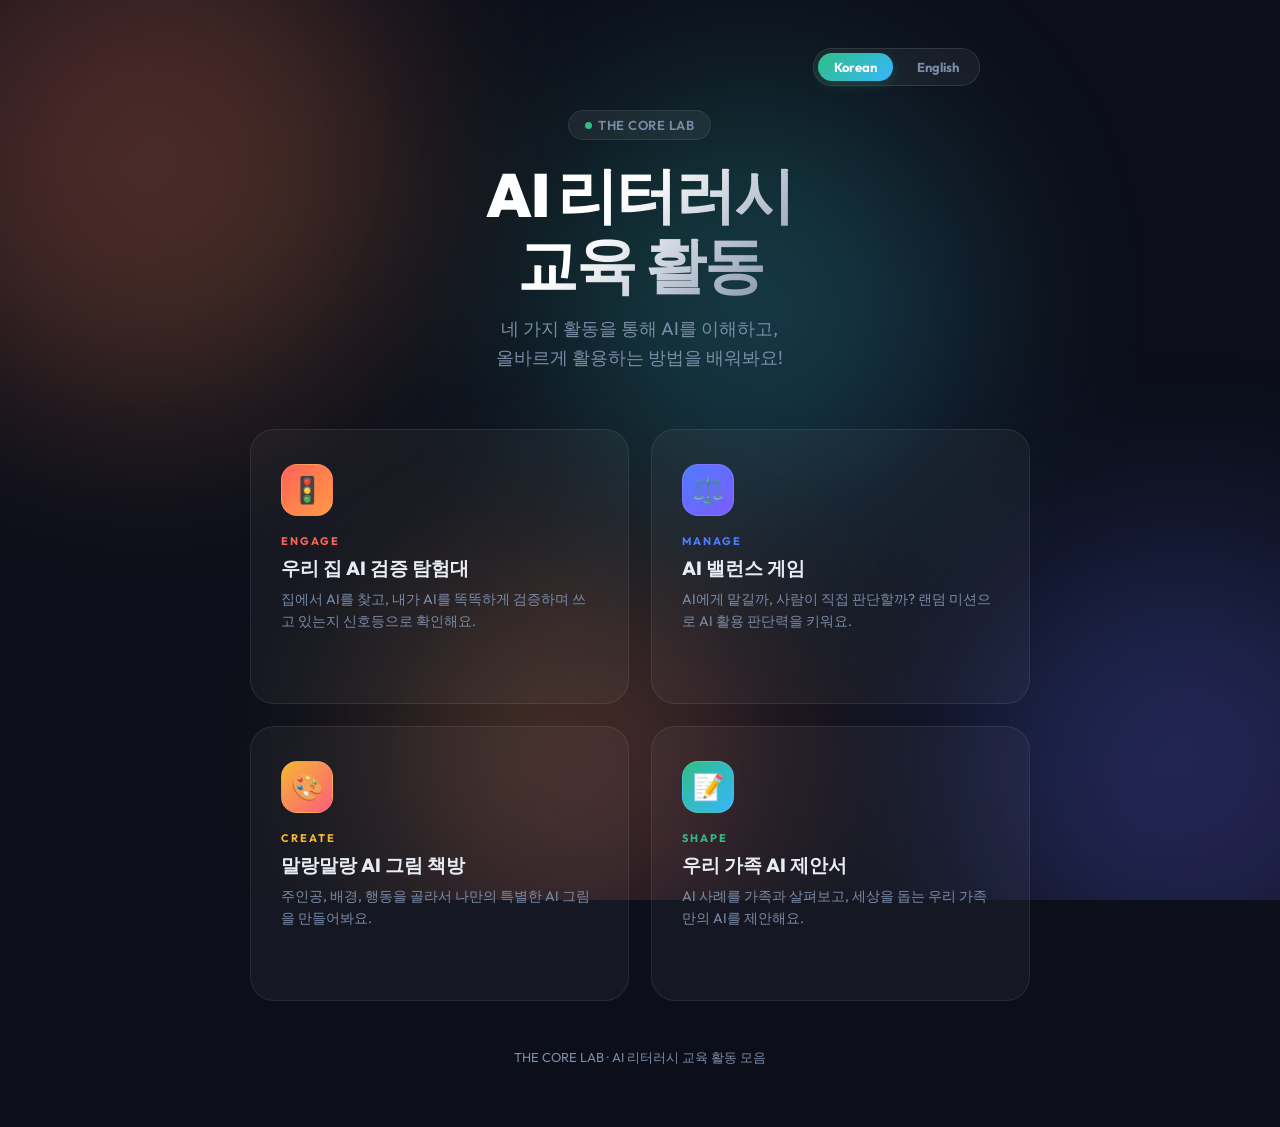
<file: index.html>
<!DOCTYPE html>
<html lang="ko">
<head>
    <meta charset="UTF-8">
    <meta name="viewport" content="width=device-width, initial-scale=1.0">
    <meta name="description" content="THE CORE LAB - AI 리터러시 교육 활동 모음. Engage, Manage, Create, Shape 네 가지 활동을 체험해 보세요.">
    <title>THE CORE LAB · AI 리터러시 활동</title>
    <link rel="preconnect" href="https://fonts.googleapis.com">
    <link rel="preconnect" href="https://fonts.gstatic.com" crossorigin>
    <link href="https://fonts.googleapis.com/css2?family=Outfit:wght@400;600;700;800;900&display=swap" rel="stylesheet">
    <style>
        /* ── Reset & Base ── */
        *, *::before, *::after { box-sizing: border-box; margin: 0; padding: 0; }

        :root {
            --bg: #0c0f1a;
            --surface: rgba(255, 255, 255, 0.04);
            --border: rgba(255, 255, 255, 0.08);
            --text: #e8ecf4;
            --text-muted: #7a8ba7;
            --engage-from: #ff6357;
            --engage-to: #ff9a44;
            --manage-from: #4f7cff;
            --manage-to: #7c5cff;
            --create-from: #f7b731;
            --create-to: #fc5c7d;
            --shape-from: #2fbe84;
            --shape-to: #38b6ff;
            --radius: 24px;
        }

        body {
            min-height: 100vh;
            font-family: 'Outfit', 'Apple SD Gothic Neo', 'Malgun Gothic', sans-serif;
            background: var(--bg);
            color: var(--text);
            overflow-x: hidden;
        }

        /* ── Ambient Background ── */
        .ambient {
            position: fixed;
            inset: 0;
            z-index: 0;
            overflow: hidden;
            pointer-events: none;
        }
        .ambient .orb {
            position: absolute;
            border-radius: 50%;
            filter: blur(100px);
            opacity: 0.25;
            animation: float 18s ease-in-out infinite alternate;
        }
        .ambient .orb:nth-child(1) {
            width: 500px; height: 500px;
            background: linear-gradient(135deg, var(--engage-from), var(--engage-to));
            top: -10%; left: -8%;
            animation-delay: 0s;
        }
        .ambient .orb:nth-child(2) {
            width: 450px; height: 450px;
            background: linear-gradient(135deg, var(--manage-from), var(--manage-to));
            top: 60%; right: -10%;
            animation-delay: -6s;
        }
        .ambient .orb:nth-child(3) {
            width: 380px; height: 380px;
            background: linear-gradient(135deg, var(--create-from), var(--create-to));
            bottom: -5%; left: 30%;
            animation-delay: -12s;
        }
        .ambient .orb:nth-child(4) {
            width: 420px; height: 420px;
            background: linear-gradient(135deg, var(--shape-from), var(--shape-to));
            top: 10%; right: 25%;
            animation-delay: -3s;
        }

        @keyframes float {
            0%   { transform: translate(0, 0) scale(1); }
            50%  { transform: translate(30px, -40px) scale(1.08); }
            100% { transform: translate(-20px, 20px) scale(0.95); }
        }

        /* ── Layout ── */
        .container {
            position: relative;
            z-index: 1;
            display: flex;
            flex-direction: column;
            align-items: center;
            min-height: 100vh;
            padding: 48px 20px 60px;
        }

        /* ── Language Selector ── */
        .lang-selector-container {
            display: flex;
            gap: 8px;
            margin-bottom: 24px;
            background: rgba(255, 255, 255, 0.05);
            padding: 4px;
            border-radius: 999px;
            border: 1px solid rgba(255, 255, 255, 0.1);
            align-self: flex-end;
            margin-right: calc(50% - 340px);
            animation: fadeUp 0.8s ease both;
            z-index: 10;
        }
        @media (max-width: 720px) {
            .lang-selector-container {
                align-self: center;
                margin-right: 0;
            }
        }
        .lang-btn {
            background: none;
            border: none;
            color: var(--text-muted);
            font-family: inherit;
            font-size: 13px;
            font-weight: 700;
            padding: 6px 16px;
            border-radius: 999px;
            cursor: pointer;
            transition: all 0.2s ease;
        }
        .lang-btn:hover {
            color: var(--text);
            background: rgba(255, 255, 255, 0.05);
        }
        .lang-btn.active {
            background: linear-gradient(135deg, var(--shape-from), var(--shape-to));
            color: #fff;
            box-shadow: 0 4px 12px rgba(47, 190, 132, 0.2);
        }

        /* ── Header ── */
        .header {
            text-align: center;
            margin-bottom: 56px;
            animation: fadeUp 0.8s ease both;
        }
        .badge {
            display: inline-flex;
            align-items: center;
            gap: 6px;
            padding: 6px 16px;
            background: rgba(255,255,255,0.06);
            border: 1px solid var(--border);
            border-radius: 999px;
            font-size: 13px;
            font-weight: 600;
            color: var(--text-muted);
            letter-spacing: 0.5px;
            margin-bottom: 20px;
            backdrop-filter: blur(8px);
        }
        .badge .dot {
            width: 7px; height: 7px;
            border-radius: 50%;
            background: var(--shape-from);
            animation: blink 2s ease-in-out infinite;
        }
        @keyframes blink { 0%,100% { opacity:1; } 50% { opacity:0.3; } }

        h1 {
            font-size: clamp(2.2rem, 6vw, 3.8rem);
            font-weight: 900;
            line-height: 1.15;
            letter-spacing: -0.03em;
            margin-bottom: 14px;
            background: linear-gradient(135deg, #fff 40%, var(--text-muted) 100%);
            -webkit-background-clip: text;
            -webkit-text-fill-color: transparent;
            background-clip: text;
        }
        .subtitle {
            font-size: clamp(1rem, 2.5vw, 1.15rem);
            color: var(--text-muted);
            line-height: 1.6;
            max-width: 520px;
        }

        /* ── Card Grid ── */
        .grid {
            display: grid;
            grid-template-columns: repeat(2, 1fr);
            gap: 18px;
            width: 100%;
            max-width: 680px;
            animation: fadeUp 0.8s 0.15s ease both;
        }

        /* ── Activity Card ── */
        .activity-card {
            position: relative;
            display: flex;
            flex-direction: column;
            padding: 28px 24px;
            background: var(--surface);
            border: 1px solid var(--border);
            border-radius: var(--radius);
            backdrop-filter: blur(16px);
            -webkit-backdrop-filter: blur(16px);
            cursor: pointer;
            text-decoration: none;
            color: inherit;
            overflow: hidden;
            transition: transform 0.32s cubic-bezier(.4,0,.2,1),
                        box-shadow 0.32s cubic-bezier(.4,0,.2,1),
                        border-color 0.32s ease;
        }
        .activity-card::before {
            content: '';
            position: absolute;
            inset: 0;
            border-radius: var(--radius);
            opacity: 0;
            transition: opacity 0.4s ease;
            z-index: 0;
        }
        .activity-card:hover {
            transform: translateY(-6px) scale(1.02);
            border-color: rgba(255,255,255,0.15);
        }
        .activity-card:hover::before {
            opacity: 1;
        }
        .activity-card:active {
            transform: translateY(-2px) scale(1.0);
        }

        /* Card-specific gradients */
        .card-engage::before  { background: linear-gradient(135deg, rgba(255,99,87,0.12), rgba(255,154,68,0.06)); }
        .card-manage::before  { background: linear-gradient(135deg, rgba(79,124,255,0.12), rgba(124,92,255,0.06)); }
        .card-create::before  { background: linear-gradient(135deg, rgba(247,183,49,0.12), rgba(252,92,125,0.06)); }
        .card-shape::before   { background: linear-gradient(135deg, rgba(47,190,132,0.12), rgba(56,182,255,0.06)); }

        .card-engage:hover  { box-shadow: 0 12px 40px rgba(255,99,87,0.15); }
        .card-manage:hover  { box-shadow: 0 12px 40px rgba(79,124,255,0.15); }
        .card-create:hover  { box-shadow: 0 12px 40px rgba(247,183,49,0.15); }
        .card-shape:hover   { box-shadow: 0 12px 40px rgba(47,190,132,0.15); }

        /* Card inner elements */
        .card-icon {
            position: relative;
            z-index: 1;
            width: 52px; height: 52px;
            display: flex;
            align-items: center;
            justify-content: center;
            border-radius: 16px;
            font-size: 26px;
            margin-bottom: 18px;
            border: 1px solid rgba(255,255,255,0.1);
        }
        .card-engage .card-icon  { background: linear-gradient(135deg, var(--engage-from), var(--engage-to)); }
        .card-manage .card-icon  { background: linear-gradient(135deg, var(--manage-from), var(--manage-to)); }
        .card-create .card-icon  { background: linear-gradient(135deg, var(--create-from), var(--create-to)); }
        .card-shape .card-icon   { background: linear-gradient(135deg, var(--shape-from), var(--shape-to)); }

        .card-label {
            position: relative;
            z-index: 1;
            font-size: 11px;
            font-weight: 700;
            text-transform: uppercase;
            letter-spacing: 2px;
            margin-bottom: 8px;
        }
        .card-engage .card-label  { color: var(--engage-from); }
        .card-manage .card-label  { color: var(--manage-from); }
        .card-create .card-label  { color: var(--create-from); }
        .card-shape .card-label   { color: var(--shape-from); }

        .card-title {
            position: relative;
            z-index: 1;
            font-size: 17px;
            font-weight: 800;
            line-height: 1.35;
            margin-bottom: 8px;
        }
        .card-desc {
            position: relative;
            z-index: 1;
            font-size: 13px;
            color: var(--text-muted);
            line-height: 1.55;
            flex: 1;
        }
        .card-arrow {
            position: relative;
            z-index: 1;
            display: flex;
            align-items: center;
            gap: 6px;
            margin-top: 18px;
            font-size: 13px;
            font-weight: 700;
            opacity: 0;
            transform: translateX(-8px);
            transition: opacity 0.3s ease, transform 0.3s ease;
        }
        .activity-card:hover .card-arrow {
            opacity: 1;
            transform: translateX(0);
        }
        .card-engage .card-arrow  { color: var(--engage-from); }
        .card-manage .card-arrow  { color: var(--manage-from); }
        .card-create .card-arrow  { color: var(--create-from); }
        .card-shape .card-arrow   { color: var(--shape-from); }

        .arrow-icon {
            display: inline-flex;
            transition: transform 0.3s ease;
        }
        .activity-card:hover .arrow-icon {
            transform: translateX(4px);
        }

        /* ── Glow ring on hover ── */
        .activity-card::after {
            content: '';
            position: absolute;
            top: 50%; left: 50%;
            width: 120%; height: 120%;
            border-radius: 50%;
            transform: translate(-50%, -50%) scale(0);
            opacity: 0;
            transition: transform 0.5s ease, opacity 0.5s ease;
            pointer-events: none;
        }
        .card-engage::after  { background: radial-gradient(circle, rgba(255,99,87,0.08), transparent 70%); }
        .card-manage::after  { background: radial-gradient(circle, rgba(79,124,255,0.08), transparent 70%); }
        .card-create::after  { background: radial-gradient(circle, rgba(247,183,49,0.08), transparent 70%); }
        .card-shape::after   { background: radial-gradient(circle, rgba(47,190,132,0.08), transparent 70%); }

        .activity-card:hover::after {
            transform: translate(-50%, -50%) scale(1);
            opacity: 1;
        }

        /* ── Footer ── */
        .footer {
            margin-top: 48px;
            text-align: center;
            font-size: 13px;
            color: var(--text-muted);
            opacity: 0.6;
            animation: fadeUp 0.8s 0.3s ease both;
        }

        /* ── Animations ── */
        @keyframes fadeUp {
            from { opacity: 0; transform: translateY(24px); }
            to   { opacity: 1; transform: translateY(0); }
        }

        /* Stagger card animations */
        .activity-card:nth-child(1) { animation: fadeUp 0.6s 0.2s ease both; }
        .activity-card:nth-child(2) { animation: fadeUp 0.6s 0.3s ease both; }
        .activity-card:nth-child(3) { animation: fadeUp 0.6s 0.4s ease both; }
        .activity-card:nth-child(4) { animation: fadeUp 0.6s 0.5s ease both; }

        /* ── Responsive ── */
        @media (max-width: 560px) {
            .grid {
                grid-template-columns: 1fr;
                gap: 14px;
            }
            .activity-card {
                padding: 24px 20px;
            }
            .card-arrow {
                opacity: 1;
                transform: translateX(0);
            }
            .container {
                padding: 36px 16px 48px;
            }
            .header {
                margin-bottom: 36px;
            }
        }

        @media (min-width: 900px) {
            .grid {
                max-width: 780px;
                gap: 22px;
            }
            .activity-card {
                padding: 34px 30px;
            }
            .card-title {
                font-size: 19px;
            }
            .card-desc {
                font-size: 14px;
            }
        }

        /* ── Reduced motion ── */
        @media (prefers-reduced-motion: reduce) {
            *, *::before, *::after {
                animation-duration: 0.01ms !important;
                transition-duration: 0.01ms !important;
            }
        }
    </style>
</head>
<body>

    <!-- Ambient background orbs -->
    <div class="ambient" aria-hidden="true">
        <div class="orb"></div>
        <div class="orb"></div>
        <div class="orb"></div>
        <div class="orb"></div>
    </div>

    <div class="container">

        <!-- Language Selector -->
        <div class="lang-selector-container">
            <button class="lang-btn active" data-lang="ko">Korean</button>
            <button class="lang-btn" data-lang="en">English</button>
        </div>

        <!-- Header -->
        <header class="header">
            <div class="badge">
                <span class="dot"></span>
                THE CORE LAB
            </div>
            <h1 id="page-title">AI 리터러시<br>교육 활동</h1>
            <p class="subtitle" id="page-subtitle">
                네 가지 활동을 통해 AI를 이해하고,<br>
                올바르게 활용하는 방법을 배워봐요!
            </p>
        </header>

        <!-- Activity Cards -->
        <div class="grid" id="activityGrid">

            <!-- Engage -->
            <a href="engage_c/engage_app.html" class="activity-card card-engage" id="card-engage">
                <div class="card-icon">🚦</div>
                <div class="card-label">Engage</div>
                <div class="card-title" id="engage-title">우리 집 AI 검증 탐험대</div>
                <div class="card-desc" id="engage-desc">집에서 AI를 찾고, 내가 AI를 똑똑하게 검증하며 쓰고 있는지 신호등으로 확인해요.</div>
                <div class="card-arrow">
                    <span id="engage-cta">활동하기</span>
                    <span class="arrow-icon">→</span>
                </div>
            </a>

            <!-- Manage -->
            <a href="manage_c/manage_app.html" class="activity-card card-manage" id="card-manage">
                <div class="card-icon">⚖️</div>
                <div class="card-label">Manage</div>
                <div class="card-title" id="manage-title">AI 밸런스 게임</div>
                <div class="card-desc" id="manage-desc">AI에게 맡길까, 사람이 직접 판단할까? 랜덤 미션으로 AI 활용 판단력을 키워요.</div>
                <div class="card-arrow">
                    <span id="manage-cta">활동하기</span>
                    <span class="arrow-icon">→</span>
                </div>
            </a>

            <!-- Create -->
            <a href="create_c/index.html?v=20260905_v2" class="activity-card card-create" id="card-create">
                <div class="card-icon">🎨</div>
                <div class="card-label">Create</div>
                <div class="card-title" id="create-title">말랑말랑 AI 그림 책방</div>
                <div class="card-desc" id="create-desc">주인공, 배경, 행동을 골라서 나만의 특별한 AI 그림을 만들어봐요.</div>
                <div class="card-arrow">
                    <span id="create-cta">활동하기</span>
                    <span class="arrow-icon">→</span>
                </div>
            </a>

            <!-- Shape -->
            <a href="shape_c/Shape_app.html" class="activity-card card-shape" id="card-shape">
                <div class="card-icon">📝</div>
                <div class="card-label">Shape</div>
                <div class="card-title" id="shape-title">우리 가족 AI 제안서</div>
                <div class="card-desc" id="shape-desc">AI 사례를 가족과 살펴보고, 세상을 돕는 우리 가족만의 AI를 제안해요.</div>
                <div class="card-arrow">
                    <span id="shape-cta">활동하기</span>
                    <span class="arrow-icon">→</span>
                </div>
            </a>

        </div>

        <!-- Footer -->
        <footer class="footer" id="footer-text">
            THE CORE LAB · AI 리터러시 교육 활동 모음
        </footer>

    </div>

    <script>
        const TRANSLATIONS = {
            ko: {
                title: "AI 리터러시<br>교육 활동",
                subtitle: "네 가지 활동을 통해 AI를 이해하고,<br>올바르게 활용하는 방법을 배워봐요!",
                engageTitle: "우리 집 AI 검증 탐험대",
                engageDesc: "집에서 AI를 찾고, 내가 AI를 똑똑하게 검증하며 쓰고 있는지 신호등으로 확인해요.",
                engageCta: "활동하기",
                manageTitle: "AI 밸런스 게임",
                manageDesc: "AI에게 맡길까, 사람이 직접 판단할까? 랜덤 미션으로 AI 활용 판단력을 키워요.",
                manageCta: "활동하기",
                createTitle: "말랑말랑 AI 그림 책방",
                createDesc: "주인공, 배경, 행동을 골라서 나만의 특별한 AI 그림을 만들어봐요.",
                createCta: "활동하기",
                shapeTitle: "우리 가족 AI 제안서",
                shapeDesc: "AI 사례를 가족과 살펴보고, 세상을 돕는 우리 가족만의 AI를 제안해요.",
                shapeCta: "활동하기",
                footer: "THE CORE LAB · AI 리터러시 교육 활동 모음"
            },
            en: {
                title: "AI Literacy<br>Activities",
                subtitle: "Explore four activities to understand AI<br>and learn how to use it wisely!",
                engageTitle: "Home AI Expedition",
                engageDesc: "Find AI at home and check if you are verifying AI wisely using traffic lights.",
                engageCta: "Start Activity",
                manageTitle: "AI Balance Game",
                manageDesc: "Should we leave it to AI, or should humans decide? Build AI judgment through random missions.",
                manageCta: "Start Activity",
                createTitle: "AI Picture Bookstore",
                createDesc: "Choose characters, backgrounds, and actions to create your own special AI drawing.",
                createCta: "Start Activity",
                shapeTitle: "Our Family AI Proposal",
                shapeDesc: "Explore AI cases with your family and propose our family's unique AI to help the world.",
                shapeCta: "Start Activity",
                footer: "THE CORE LAB · AI Literacy Activity Collection"
            }
        };

        function applyLanguage(lang) {
            const data = TRANSLATIONS[lang];
            document.getElementById('page-title').innerHTML = data.title;
            document.getElementById('page-subtitle').innerHTML = data.subtitle;
            document.getElementById('engage-title').textContent = data.engageTitle;
            document.getElementById('engage-desc').textContent = data.engageDesc;
            document.getElementById('engage-cta').textContent = data.engageCta;
            document.getElementById('manage-title').textContent = data.manageTitle;
            document.getElementById('manage-desc').textContent = data.manageDesc;
            document.getElementById('manage-cta').textContent = data.manageCta;
            document.getElementById('create-title').textContent = data.createTitle;
            document.getElementById('create-desc').textContent = data.createDesc;
            document.getElementById('create-cta').textContent = data.createCta;
            document.getElementById('shape-title').textContent = data.shapeTitle;
            document.getElementById('shape-desc').textContent = data.shapeDesc;
            document.getElementById('shape-cta').textContent = data.shapeCta;
            document.getElementById('footer-text').textContent = data.footer;
        }

        document.querySelectorAll('.lang-btn').forEach(btn => {
            btn.addEventListener('click', () => {
                document.querySelectorAll('.lang-btn').forEach(b => b.classList.remove('active'));
                btn.classList.add('active');
                const lang = btn.dataset.lang;
                localStorage.setItem('combination_lang', lang);
                applyLanguage(lang);
            });
        });
        
        // Initialize from localStorage
        const savedLang = localStorage.getItem('combination_lang') || 'ko';
        const activeBtn = document.querySelector(`.lang-btn[data-lang="${savedLang}"]`);
        if (activeBtn) {
            document.querySelectorAll('.lang-btn').forEach(b => b.classList.remove('active'));
            activeBtn.classList.add('active');
        }
        applyLanguage(savedLang);
    </script>
</body>
</html>
</file>
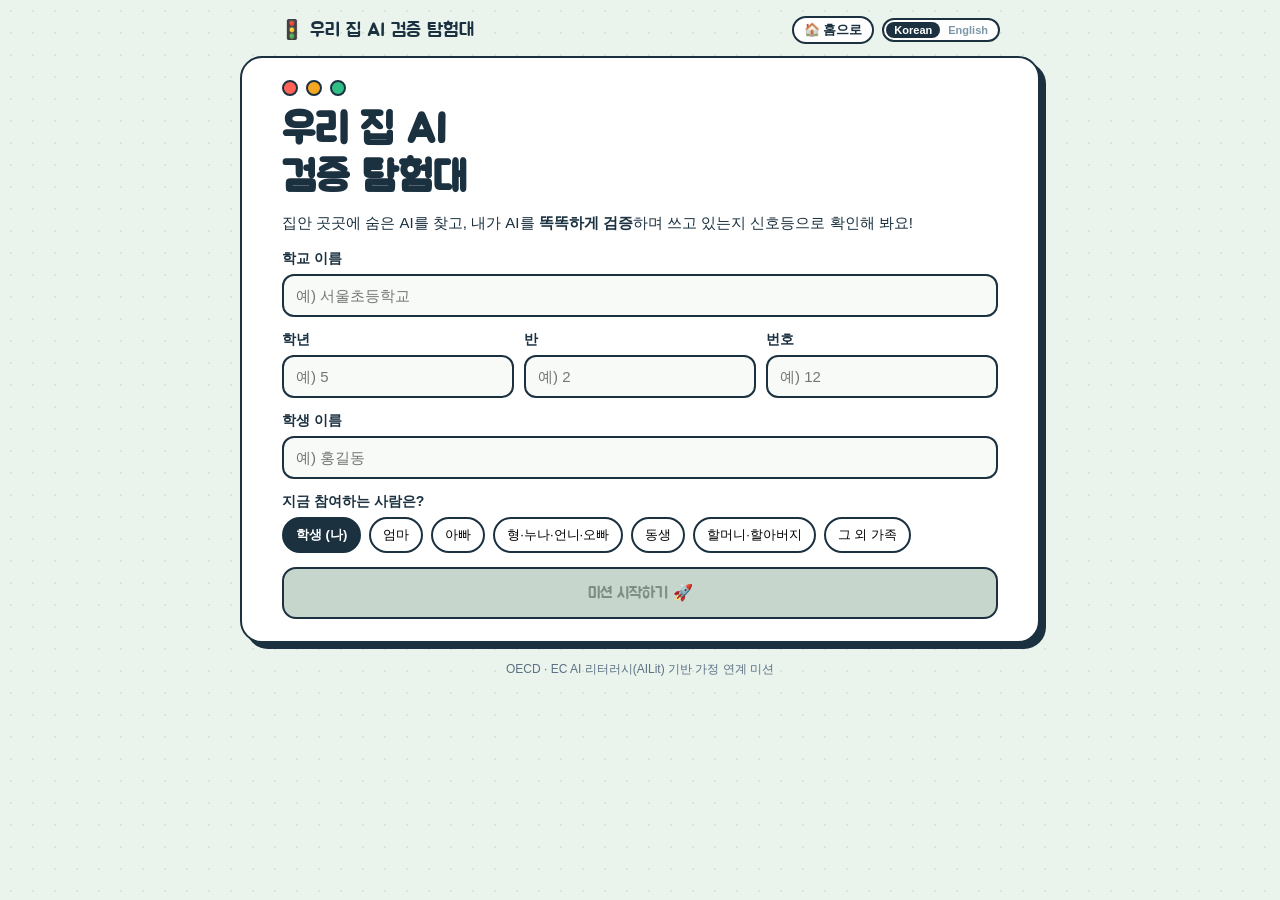
<file: engage_c/engage_app.html>
<!DOCTYPE html>
<html lang="ko">
<head>
  <meta charset="UTF-8">
  <meta name="viewport" content="width=device-width, initial-scale=1.0">
  <meta name="description" content="우리 집 AI 검증 탐험대 - 집안 곳곳에 숨은 AI를 찾고 나의 AI 검증 습관을 신호등으로 확인해요!">
  <title>🚦 우리 집 AI 검증 탐험대</title>
  <link rel="preconnect" href="https://fonts.googleapis.com">
  <link href="https://fonts.googleapis.com/css2?family=Jua&display=swap" rel="stylesheet">
  <style>
    * { box-sizing: border-box; }
    body {
      margin: 0;
      min-height: 100vh;
      background: #EAF3EC;
      background-image: radial-gradient(#d7e6da 1.5px, transparent 1.5px);
      background-size: 22px 22px;
      padding: 16px 14px 40px;
      display: flex;
      flex-direction: column;
      align-items: center;
      font-family: 'Apple SD Gothic Neo','Noto Sans KR',sans-serif;
      color: #1B3140;
    }
    .topbar {
      width: 100%; max-width: 520px;
      display: flex; justify-content: space-between; align-items: center;
      margin-bottom: 12px;
    }
    .logo { font-family: 'Jua',sans-serif; font-size: 19px; }
    .who {
      font-size: 13px; background: #fff;
      border: 2px solid #1B3140; border-radius: 999px; padding: 3px 10px;
    }
    .signal-bar {
      width: 100%; max-width: 520px;
      display: flex; justify-content: center; gap: 18px;
      background: #1B3140; border-radius: 999px;
      padding: 10px 16px; margin-bottom: 14px;
    }
    .lamp-wrap { display: flex; flex-direction: column; align-items: center; gap: 3px; }
    .lamp {
      width: 34px; height: 34px; border-radius: 50%;
      background: #2c4356; border: 2px solid #10222e;
      display: flex; align-items: center; justify-content: center;
      font-size: 16px; transition: all .3s;
    }
    .lamp.on { box-shadow: 0 0 10px rgba(255,255,255,.45); }
    .lamp-label { font-size: 11px; color: #7d97a8; }
    .lamp-label.on { color: #fff; font-weight: 700; }

    .card {
      width: 100%; max-width: 520px;
      background: #fff; border: 2.5px solid #1B3140;
      border-radius: 22px; padding: 22px 20px;
      box-shadow: 6px 6px 0 #1B3140;
    }
    .card.result { box-shadow: 6px 6px 0 currentColor; }

    .hero-signal { display: flex; gap: 8px; margin-bottom: 10px; }
    .hero-dot { width: 16px; height: 16px; border-radius: 50%; border: 2px solid #1B3140; }
    .hero-dot.red  { background: #FF6357; }
    .hero-dot.amber { background: #F5A623; }
    .hero-dot.green { background: #2FBE84; }

    .title { font-family: 'Jua',sans-serif; font-size: 34px; line-height: 1.15; margin: 0 0 8px; }
    .h2 { font-family: 'Jua',sans-serif; font-size: 24px; margin: 6px 0 8px; }
    .h2.center { text-align: center; }
    .lead { font-size: 15px; line-height: 1.55; margin: 0 0 16px; }
    .lead.center { text-align: center; }
    .hint { font-size: 13px; color: #5b7284; }

    .mission-tag {
      display: inline-block; font-family: 'Jua',sans-serif;
      color: #fff; font-size: 13px; padding: 3px 12px;
      border-radius: 999px; border: 2px solid #1B3140; margin-bottom: 10px;
    }

    .field-label { display: block; font-weight: 700; font-size: 14px; margin: 14px 0 6px; }
    .input {
      width: 100%; border: 2px solid #1B3140; border-radius: 12px;
      padding: 11px 12px; font-size: 15px; font-family: inherit; background: #F7FAF7;
    }
    .input:focus { outline: 3px solid #5CA9F5; outline-offset: 1px; }

    .chip-row { display: flex; flex-wrap: wrap; gap: 8px; }
    .chip {
      border: 2px solid #1B3140; background: #fff;
      border-radius: 999px; padding: 7px 12px;
      font-size: 13px; font-family: inherit; cursor: pointer;
    }
    .chip.sel { background: #1B3140; color: #fff; font-weight: 700; }

    .btn {
      width: 100%; margin-top: 14px; border-radius: 14px;
      padding: 14px; font-size: 16px; font-family: 'Jua',sans-serif;
      cursor: pointer; border: 2.5px solid #1B3140; transition: transform .08s;
    }
    .btn:active { transform: translate(2px,2px); }
    .btn.primary { background: #2FBE84; color: #fff; box-shadow: 3px 3px 0 #1B3140; }
    .btn.primary:disabled { background: #c7d6cd; color: #7d8f85; box-shadow: none; cursor: not-allowed; }
    .btn.ghost { background: #fff; color: #1B3140; }
    .btn.small { padding: 9px; font-size: 14px; box-shadow: none; }

    .photo-drop {
      display: block; border: 2.5px dashed #1B3140;
      border-radius: 16px; background: #F0F7F2; overflow: hidden;
    }
    .photo-drop.has { border-style: solid; background: #fff; }
    .photo-empty {
      display: flex; flex-direction: column; align-items: center;
      gap: 6px; padding: 34px 10px; font-size: 14px; font-weight: 700;
    }
    .photo-emoji { font-size: 40px; }
    .photo-preview { display: block; width: 100%; max-height: 300px; object-fit: contain; background: #1B3140; }
    .photo-btn { background: #5CA9F5; color: #fff; box-shadow: 3px 3px 0 #1B3140; font-size: 15px; padding: 13px; }
    .center-hint { text-align: center; display: block; margin: 8px 0 0; }
    .notice { color: #FF6357; font-size: 13px; font-weight: 700; margin: 6px 0; }

    .mini-review {
      display: flex; gap: 10px; align-items: center;
      background: #F0F7F2; border: 2px solid #1B3140;
      border-radius: 14px; padding: 8px 10px; margin-bottom: 14px;
    }
    .mini-thumb { width: 54px; height: 54px; border-radius: 10px; object-fit: cover; border: 2px solid #1B3140; flex-shrink: 0; }
    .mini-desc { font-size: 13px; line-height: 1.4; }

    .card-grid { display: grid; grid-template-columns: 1fr 1fr; gap: 10px; }
    .ai-card {
      display: flex; flex-direction: column; align-items: flex-start; gap: 3px;
      text-align: left; border: 2px solid #1B3140; border-radius: 14px;
      background: #fff; padding: 12px 11px; cursor: pointer;
      font-family: inherit; transition: all .12s;
    }
    .ai-card.sel { background: #1B3140; color: #fff; box-shadow: 3px 3px 0 #2FBE84; transform: translateY(-2px); }
    .ai-emoji { font-size: 26px; }
    .ai-name { font-weight: 800; font-size: 14px; line-height: 1.25; }
    .ai-desc { font-size: 12px; opacity: .75; }

    .check-item { border: 2px solid #1B3140; border-radius: 14px; padding: 12px; margin-bottom: 12px; background: #FBFDFB; }
    .check-tag { display: inline-block; font-size: 11px; font-weight: 800; background: #5CA9F5; color: #fff; border-radius: 999px; padding: 2px 9px; margin-right: 6px; }
    .check-q { font-size: 14px; line-height: 1.5; margin: 6px 0 10px; font-weight: 600; }
    .scale-row { display: flex; gap: 6px; }
    .scale-btn {
      flex: 1; display: flex; flex-direction: column; align-items: center; gap: 2px;
      border: 2px solid #1B3140; border-radius: 12px; background: #fff;
      padding: 8px 4px; font-size: 12px; font-family: inherit; font-weight: 700; cursor: pointer;
    }
    .scale-btn .s-emoji { font-size: 20px; }
    .scale-btn.sel { background: #FFE9A8; box-shadow: 2px 2px 0 #1B3140; }

    .big-signal {
      width: 74px; margin: 4px auto 14px; background: #1B3140;
      border-radius: 18px; padding: 12px 0;
      display: flex; flex-direction: column; align-items: center; gap: 10px;
      border: 2.5px solid #10222e;
    }
    .big-lamp { width: 44px; height: 44px; border-radius: 50%; background: #2c4356; transition: all .5s; }
    .big-lamp.lit { box-shadow: 0 0 18px rgba(255,255,255,.6); animation: pulse 1.4s infinite; }
    @keyframes pulse { 0%,100% { transform: scale(1); } 50% { transform: scale(1.08); } }
    @media (prefers-reduced-motion: reduce) { .big-lamp.lit { animation: none; } }

    .score-line { text-align: center; font-size: 15px; margin: 0 0 10px; }
    .result-summary {
      display: flex; gap: 12px; align-items: center;
      border: 2px solid #1B3140; border-radius: 14px;
      padding: 10px 12px; background: #F7FAF7; margin-bottom: 14px;
    }
    .result-thumb { width: 72px; height: 72px; border-radius: 12px; object-fit: cover; border: 2px solid #1B3140; flex-shrink: 0; }
    .rs-line { margin: 2px 0; font-size: 14px; }
    .rs-desc { font-size: 13px; color: #4a6172; }

    .tips { border: 2px dashed #1B3140; border-radius: 14px; padding: 12px; background: #FFF8E6; margin-bottom: 10px; }
    .tips-title { font-family: 'Jua',sans-serif; margin: 0 0 8px; font-size: 16px; }
    .tip-line { font-size: 13px; line-height: 1.5; margin: 6px 0; }
    .saved-note { text-align: center; font-size: 12.5px; color: #5b7284; margin: 8px 0 0; }

    .history-item { display: flex; gap: 10px; border: 2px solid #1B3140; border-radius: 14px; padding: 10px; margin-bottom: 10px; background: #FBFDFB; }
    .history-body { min-width: 0; }
    .hist-when { font-size: 11.5px; color: #7d8f85; margin-left: 4px; }

    .foot { margin-top: 18px; font-size: 12px; color: #5b7284; }
    .hidden { display: none !important; }

    @media (max-width: 380px) { .card-grid { grid-template-columns: 1fr; } .signal-bar { gap: 10px; } }
    @media (min-width: 768px) {
      .topbar, .signal-bar, .card { max-width: 800px; padding-left: 40px; padding-right: 40px; }
      .card-grid { grid-template-columns: 1fr 1fr 1fr 1fr; }
      .title { font-size: 42px; }
      .h2 { font-size: 28px; }
      .photo-preview { max-height: 400px; }
      .scale-row { gap: 12px; }
      .scale-btn { padding: 12px 8px; font-size: 15px; }
    .home-btn {
      font-size: 13px; background: #fff;
      border: 2px solid #1B3140; border-radius: 999px; padding: 3px 10px;
      color: #1B3140; text-decoration: none; font-weight: bold;
      transition: all 0.2s;
    }
    .home-btn:hover {
      background: #1B3140; color: #fff;
    }
    .lang-selector-sub {
      display: inline-flex;
      background: #fff;
      border: 2px solid #1B3140;
      border-radius: 999px;
      padding: 2px;
    }
    .lang-btn-sub {
      background: none;
      border: none;
      color: #7d97a8;
      padding: 2px 8px;
      font-size: 11px;
      font-weight: 700;
      border-radius: 999px;
      cursor: pointer;
      font-family: inherit;
      transition: all 0.2s;
    }
    .lang-btn-sub:hover {
      color: #1B3140;
    }
    .lang-btn-sub.active {
      background: #1B3140;
      color: #fff;
    }
  </style>
</head>
<body>

<!-- Topbar -->
<div class="topbar">
  <span class="logo" id="logoText">🚦 우리 집 AI 검증 탐험대</span>
  <div style="display: flex; align-items: center; gap: 8px;">
    <span class="who hidden" id="whoTag"></span>
    <a href="../index.html" class="home-btn" id="homeBtnText">🏠 홈으로</a>
    <div class="lang-selector-sub">
      <button class="lang-btn-sub active" data-lang="ko">Korean</button>
      <button class="lang-btn-sub" data-lang="en">English</button>
    </div>
  </div>
</div>

<!-- Progress Signal Bar -->
<div class="signal-bar hidden" id="signalBar">
  <div class="lamp-wrap">
    <div class="lamp" id="lamp0" data-emoji="📸"></div>
    <span class="lamp-label" id="label0">찰칵</span>
  </div>
  <div class="lamp-wrap">
    <div class="lamp" id="lamp1" data-emoji="🃏"></div>
    <span class="lamp-label" id="label1">고르기</span>
  </div>
  <div class="lamp-wrap">
    <div class="lamp" id="lamp2" data-emoji="✅"></div>
    <span class="lamp-label" id="label2">점검</span>
  </div>
  <div class="lamp-wrap">
    <div class="lamp" id="lamp3" data-emoji="🚦"></div>
    <span class="lamp-label" id="label3">신호등</span>
  </div>
</div>

<!-- ── START ── -->
<div class="card" id="screenStart">
  <div class="hero-signal">
    <span class="hero-dot red"></span>
    <span class="hero-dot amber"></span>
    <span class="hero-dot green"></span>
  </div>
  <h1 class="title" id="startTitle">우리 집 AI<br>검증 탐험대</h1>
  <p class="lead" id="startLead">집안 곳곳에 숨은 AI를 찾고, 내가 AI를 <b>똑똑하게 검증</b>하며 쓰고 있는지 신호등으로 확인해 봐요!</p>

  <label class="field-label" id="labelSchool">학교 이름</label>
  <input class="input" id="inputSchool" placeholder="예) 서울초등학교" oninput="updateStartBtn()">

  <div style="display: flex; gap: 10px;">
    <div style="flex: 1;">
      <label class="field-label" id="labelGrade">학년</label>
      <input class="input" id="inputGrade" inputmode="numeric" placeholder="예) 5" oninput="updateStartBtn()">
    </div>
    <div style="flex: 1;">
      <label class="field-label" id="labelCls">반</label>
      <input class="input" id="inputCls" inputmode="numeric" placeholder="예) 2" oninput="updateStartBtn()">
    </div>
    <div style="flex: 1;">
      <label class="field-label" id="labelNumber">번호</label>
      <input class="input" id="inputNumber" inputmode="numeric" placeholder="예) 12" oninput="updateStartBtn()">
    </div>
  </div>

  <label class="field-label" id="labelName">학생 이름</label>
  <input class="input" id="inputName" placeholder="예) 홍길동" oninput="updateStartBtn()">

  <label class="field-label" id="labelRelation">지금 참여하는 사람은?</label>
  <div class="chip-row" id="relationChips"></div>

  <button class="btn primary" id="btnStart" disabled onclick="startMission()">미션 시작하기 🚀</button>
  <button class="btn ghost hidden" id="btnHistory" onclick="showScreen('history')">내 미션 기록 보기</button>
</div>

<!-- ── PHOTO ── -->
<div class="card hidden" id="screenPhoto">
  <span class="mission-tag" style="background:#FF6357" id="tagMission1">미션 1</span>
  <h2 class="h2" id="photoTitle">AI 활용 장면, 찰칵! 📸</h2>
  <p class="lead" id="photoLead">집에서 AI가 쓰이는 장면이나 기기를 찾아 사진으로 찍어 보세요.<br>
    <span class="hint" id="photoHint">예) 아빠 차의 내비게이션, 거실 AI 스피커, 로봇청소기</span>
  </p>

  <input type="file" accept="image/*" id="fileInput" class="hidden" onchange="onPickPhoto(event)">

  <div class="photo-drop" id="photoDrop">
    <div class="photo-empty" id="photoEmpty">
      <span class="photo-emoji">📷</span>
      <span id="photoEmptyText">사진을 준비해 주세요</span>
    </div>
    <img id="photoPreview" class="photo-preview hidden" alt="찍은 사진">
  </div>

  <button class="btn photo-btn" id="btnChoosePhoto" onclick="document.getElementById('fileInput').click()">🖼️ 갤러리에서 사진 선택</button>
  <span class="hint center-hint" id="centerHint">먼저 휴대폰 카메라로 AI 장면을 찍은 뒤, 갤러리에서 골라 주세요!</span>
  <p class="notice hidden" id="photoNotice"></p>

  <label class="field-label" id="labelDesc">이 장면에는 어떤 AI가 있나요?</label>
  <textarea class="input" id="descInput" rows="3" placeholder="예) 우리 집 거실 AI 스피커예요. 말로 노래를 틀어 달라고 하면 알아듣고 틀어 줘요."></textarea>

  <button class="btn primary" id="btnPhotoNext" disabled onclick="showScreen('cards')">다음 미션으로 →</button>
</div>

<!-- ── CARDS ── -->
<div class="card hidden" id="screenCards">
  <span class="mission-tag" style="background:#F5A623" id="tagMission2">미션 2</span>
  <h2 class="h2" id="cardsTitle">어떤 종류의 AI일까? 🃏</h2>
  <p class="lead" id="cardsLead">내가 찍은 AI와 가장 가까운 카드를 한 장 골라 보세요.</p>

  <div class="mini-review hidden" id="miniReview">
    <img id="miniThumb" class="mini-thumb" alt="">
    <span class="mini-desc" id="miniDesc"></span>
  </div>

  <div class="card-grid" id="aiCardGrid"></div>

  <div class="hidden" id="etcInputWrap">
    <label class="field-label" id="labelEtc">어떤 AI인지 직접 적어 주세요</label>
    <input class="input" id="etcInput" placeholder="예) 스마트워치 운동 코치 AI">
  </div>

  <button class="btn primary" id="btnCardsNext" disabled onclick="showScreen('check')">다음 미션으로 →</button>
  <button class="btn ghost small" id="btnCardsPrev" onclick="showScreen('photo')">← 이전</button>
</div>

<!-- ── CHECK ── -->
<div class="card hidden" id="screenCheck">
  <span class="mission-tag" style="background:#5CA9F5" id="tagMission3">미션 3</span>
  <h2 class="h2" id="checkTitle">나의 검증 습관 점검 ✅</h2>
  <p class="lead" id="checkLeadText"><b id="checkCardName"></b>처럼 AI를 쓸 때, 나는 어떻게 하고 있나요? 솔직하게 골라야 진짜 신호등이 켜져요!</p>

  <div id="checkList"></div>

  <button class="btn primary" id="btnCheckFinish" disabled onclick="finishMission()">신호등 판정 보기 🚦</button>
  <button class="btn ghost small" id="btnCheckPrev" onclick="showScreen('cards')">← 이전</button>
</div>

<!-- ── RESULT ── -->
<div class="card result hidden" id="screenResult">
  <div class="big-signal">
    <div class="big-lamp" id="bigLampRed"></div>
    <div class="big-lamp" id="bigLampYellow"></div>
    <div class="big-lamp" id="bigLampGreen"></div>
  </div>
  <h2 class="h2 center" id="resultTitle"></h2>
  <p class="score-line" id="resultScore"></p>
  <p class="lead center" id="resultMsg"></p>

  <div class="result-summary" id="resultSummary"></div>
  <div class="tips hidden" id="tipsBox"></div>

  <p class="saved-note" id="savedNote"></p>
  <button class="btn primary" id="btnResultReset" onclick="resetMission()">새로운 AI 찾으러 가기 🔍</button>
  <button class="btn ghost" id="btnResultHistory" onclick="showScreen('history')">내 미션 기록 보기</button>
</div>

<!-- ── HISTORY ── -->
<div class="card hidden" id="screenHistory">
  <h2 class="h2" id="historyTitle">내 미션 기록 📚</h2>
  <div id="historyList"></div>
  <button class="btn primary" id="btnHistoryBack" onclick="historyBack()">← 돌아가기</button>
</div>

<footer class="foot" id="footerText">OECD · EC AI 리터러시(AILit) 기반 가정 연계 미션</footer>

<script>
/* ── Google 연동 설정 ── */
const GOOGLE_SCRIPT_URL = "https://script.google.com/macros/s/AKfycbzE5weuAxQdVqfFgf2zxkNbHpKmUlpMEnv1zBt534dBU-61ALMVGXrVjQXAp13NTSc9/exec";

/* ── 데이터 ── */
const RELATIONS_I18N = {
  ko: ["학생 (나)", "엄마", "아빠", "형·누나·언니·오빠", "동생", "할머니·할아버지", "그 외 가족"],
  en: ["Student (Me)", "Mom", "Dad", "Sibling", "Younger Sibling", "Grandparent", "Other Family"]
};

const AI_CARDS_I18N = {
  ko: [
    { id: "voice",  emoji: "🗣️", name: "음성 인식",        desc: "AI 스피커 등" },
    { id: "drive",  emoji: "🚗", name: "자율 주행/길찾기",   desc: "네비게이션, 자율주행 차 등" },
    { id: "reco",   emoji: "👍", name: "추천 시스템",        desc: "유튜브, 쇼핑 등" },
    { id: "vision", emoji: "👁️", name: "이미지/영상 인식",  desc: "로봇청소기 등" },
    { id: "genai",  emoji: "🎨", name: "생성형 AI",          desc: "챗GPT, 그림 등" },
    { id: "lang",   emoji: "🌐", name: "번역/언어 처리",     desc: "파파고 등" },
    { id: "etc",    emoji: "✨", name: "기타",               desc: "직접 입력" },
  ],
  en: [
    { id: "voice",  emoji: "🗣️", name: "Voice Recognition",    desc: "AI speakers, etc." },
    { id: "drive",  emoji: "🚗", name: "Autonomous/Nav",     desc: "Navigation, self-driving, etc." },
    { id: "reco",   emoji: "👍", name: "Recommendation",     desc: "YouTube, shopping, etc." },
    { id: "vision", emoji: "👁️", name: "Image/Video",        desc: "Robot vacuums, etc." },
    { id: "genai",  emoji: "🎨", name: "Generative AI",      desc: "ChatGPT, AI drawings, etc." },
    { id: "lang",   emoji: "🌐", name: "Translation/NLP",    desc: "Papago, translation, etc." },
    { id: "etc",    emoji: "✨", name: "Others",             desc: "Type directly" },
  ]
};

const CHECK_ITEMS_I18N = {
  ko: [
    { q: "나는 AI가 알려준 내용이 맞는지, 믿을 수 있는 자료(책, 공식 누리집, 어른)로 다시 확인한다.", tag: "사실 확인", tip: "AI의 답을 교과서, 공식 누리집에서 찾아보거나 어른에게 한 번 더 물어봐요." },
    { q: "나는 AI의 추천(영상, 물건 등)을 그대로 따르기보다, 추천에 없는 다른 선택지도 스스로 찾아본다.", tag: "편향 경계", tip: "추천 목록 바깥에서 다른 영상이나 물건도 직접 검색해 비교해 봐요." },
    { q: "나는 AI를 사용할 때 내 이름, 얼굴 사진, 집 주소 같은 개인정보를 함부로 입력하지 않는다.", tag: "개인정보", tip: "이름, 얼굴 사진, 집 주소, 전화번호는 AI에게 알려 주지 않기로 약속해요." },
    { q: "나는 자주 쓰는 앱이나 기기 속에 AI가 숨어 있는지 생각해 보고, 나에게 주는 영향을 떠올려 본다.", tag: "AI 인식", tip: "오늘 쓴 앱에서 AI가 한 일을 한 가지 찾아 가족에게 이야기해 봐요." },
    { q: "나는 AI가 틀리거나 이상한 답을 하면 그냥 넘기지 않고, 왜 그런지 생각하거나 가족·선생님과 이야기한다.", tag: "오류 대응", tip: "AI가 이상한 답을 하면 \"왜 그럴까?\" 하고 가족과 함께 이유를 찾아봐요." },
  ],
  en: [
    { q: "I check if the content informed by AI is correct using reliable sources (books, official websites, adults).", tag: "Fact Check", tip: "Double-check AI's answers in textbooks, official websites, or ask an adult." },
    { q: "Rather than blindly following AI recommendations (videos, shopping), I look for other options myself.", tag: "Beware Bias", tip: "Search and compare other videos or items outside the recommended list." },
    { q: "I do not enter personal information like my name, face photo, or home address when using AI.", tag: "Privacy", tip: "Make it a rule not to share your name, photos, home address, or phone number with AI." },
    { q: "I think about whether AI is embedded in apps or devices I use daily, and consider its impact on me.", tag: "AI Awareness", tip: "Identify one task AI performed in an app you used today, and share it with family." },
    { q: "If AI gives an incorrect or strange answer, I don't ignore it; I discuss why it happened with my family/teachers.", tag: "Handle Errors", tip: "If AI gives a weird answer, try to find the reason together with your family." },
  ]
};

const SCALE_I18N = {
  ko: [
    { label: "항상 그래요", emoji: "😊", score: 2 },
    { label: "가끔 그래요", emoji: "🙂", score: 1 },
    { label: "아직 안 해요", emoji: "🌱", score: 0 },
  ],
  en: [
    { label: "Always", emoji: "😊", score: 2 },
    { label: "Sometimes", emoji: "🙂", score: 1 },
    { label: "Not yet", emoji: "🌱", score: 0 },
  ]
};

const VERDICTS_I18N = {
  ko: {
    green:  { color: "#2FBE84", lamp: "🟢", title: "초록불! AI 검증 챔피언",  msg: "AI를 똑똑하게 의심하고 확인하는 습관이 몸에 잘 배어 있어요. AI가 알려 준 것을 그대로 믿지 않고 스스로 검증하는 태도, 정말 멋져요. 가족에게도 검증 방법을 알려 주는 우리 집 AI 안전 지킴이가 되어 보세요!" },
    yellow: { color: "#F5A623", lamp: "🟡", title: "노란불! 잠깐, 한 번 더 확인", msg: "AI를 잘 쓰고 있지만, 가끔은 확인 없이 그대로 믿을 때가 있어요. AI는 진짜처럼 보이는 틀린 답(환각)을 하거나, 한쪽으로 치우친 추천(편향)을 할 수 있다는 걸 기억해요. 아래 실천 약속부터 시작해 볼까요?" },
    red:    { color: "#FF6357", lamp: "🔴", title: "빨간불! 멈추고 확인부터",   msg: "지금은 AI의 답을 그대로 믿고 있을 가능성이 커요. AI는 틀린 내용을 자신 있게 말하기도 하고, 내 정보를 가져가기도 해요. 위험하다는 뜻이 아니라, 이제 검증 습관을 시작할 때라는 신호예요. 아래 약속 중 하나만 골라 오늘부터 실천해 봐요!" },
  },
  en: {
    green:  { color: "#2FBE84", lamp: "🟢", title: "Green Light! AI Verification Champion",  msg: "You have a great habit of questioning and checking AI wisely. Your attitude of verifying before believing is outstanding! Try sharing these verification habits as our home's AI safety guardian." },
    yellow: { color: "#F5A623", lamp: "🟡", title: "Yellow Light! Wait, double-check", msg: "You're using AI well, but sometimes accept its answers without verifying. Remember that AI can give realistic-looking false answers (hallucinations) or biased recommendations. How about starting with the promises below?" },
    red:    { color: "#FF6357", lamp: "🔴", title: "Red Light! Stop and verify first",   msg: "Currently, you may be blindly trusting AI. AI can confidently tell lies or collect personal information. This is not to say AI is dangerous, but it's a signal to start building verification habits. Pick one promise below to start today!" },
  }
};

const STATIC_I18N = {
  ko: {
    logoText: "🚦 우리 집 AI 검증 탐험대",
    homeBtnText: "🏠 홈으로",
    label0: "찰칵", label1: "고르기", label2: "점검", label3: "신호등",
    startTitle: "우리 집 AI<br>검증 탐험대",
    startLead: "집안 곳곳에 숨은 AI를 찾고, 내가 AI를 <b>똑똑하게 검증</b>하며 쓰고 있는지 신호등으로 확인해 봐요!",
    labelSchool: "학교 이름",
    inputSchoolPlaceholder: "예) 서울초등학교",
    labelGrade: "학년",
    inputGradePlaceholder: "예) 5",
    labelCls: "반",
    inputClsPlaceholder: "예) 2",
    labelNumber: "번호",
    inputNumberPlaceholder: "예) 12",
    labelName: "학생 이름",
    inputNamePlaceholder: "예) 홍길동",
    labelRelation: "지금 참여하는 사람은?",
    btnStart: "미션 시작하기 🚀",
    btnHistory: "내 미션 기록 보기",
    tagMission1: "미션 1",
    photoTitle: "AI 활용 장면, 찰칵! 📸",
    photoLead: "집에서 AI가 쓰이는 장면이나 기기를 찾아 사진으로 찍어 보세요.<br><span class=\"hint\">예) 아빠 차의 내비게이션, 거실 AI 스피커, 로봇청소기</span>",
    photoEmptyText: "사진을 준비해 주세요",
    btnChoosePhoto: "🖼️ 갤러리에서 사진 선택",
    centerHint: "먼저 휴대폰 카메라로 AI 장면을 찍은 뒤, 갤러리에서 골라 주세요!",
    labelDesc: "이 장면에는 어떤 AI가 있나요?",
    descInputPlaceholder: "예) 우리 집 거실 AI 스피커예요. 말로 노래를 틀어 달라고 하면 알아듣고 틀어 줘요.",
    btnPhotoNext: "다음 미션으로 →",
    tagMission2: "미션 2",
    cardsTitle: "어떤 종류의 AI일까? 🃏",
    cardsLead: "내가 찍은 AI와 가장 가까운 카드를 한 장 골라 보세요.",
    labelEtc: "어떤 AI인지 직접 적어 주세요",
    etcInputPlaceholder: "예) 스마트워치 운동 코치 AI",
    btnCardsNext: "다음 미션으로 →",
    btnCardsPrev: "← 이전",
    tagMission3: "미션 3",
    checkTitle: "나의 검증 습관 점검 ✅",
    btnCheckFinish: "신호등 판정 보기 🚦",
    btnCheckPrev: "← 이전",
    btnResultReset: "새로운 AI 찾으러 가기 🔍",
    btnResultHistory: "내 미션 기록 보기",
    historyTitle: "내 미션 기록 📚",
    btnHistoryBack: "← 돌아가기",
    footerText: "OECD · EC AI 리터러시(AILit) 기반 가정 연계 미션",
    photoLoading: "사진을 불러오는 중이에요…",
    photoFail: "사진을 불러오지 못했어요. 갤러리에서 다시 골라 주세요.",
    savedNoteSaving: "기록을 저장하는 중이에요…",
    savedNoteDone: "이번 미션이 기록에 저장되었어요 ✔",
    savedNoteFail: "기록 저장에 실패했어요. 인터넷 연결을 확인해 주세요!",
    emptyHistory: "<p class='lead'>아직 기록이 없어요. 첫 미션을 시작해 봐요!</p>"
  },
  en: {
    logoText: "🚦 Home AI Expedition",
    homeBtnText: "🏠 Home",
    label0: "Photo", label1: "Pick", label2: "Check", label3: "Light",
    startTitle: "Home AI<br>Expedition",
    startLead: "Find hidden AI devices at home and check if you are <b>verifying AI wisely</b> using traffic lights!",
    labelSchool: "School Name",
    inputSchoolPlaceholder: "e.g. Seoul Elementary School",
    labelGrade: "Grade",
    inputGradePlaceholder: "e.g. 5",
    labelCls: "Class",
    inputClsPlaceholder: "e.g. 2",
    labelNumber: "Number",
    inputNumberPlaceholder: "e.g. 12",
    labelName: "Student Name",
    inputNamePlaceholder: "e.g. John Doe",
    labelRelation: "Who is participating now?",
    btnStart: "Start Mission 🚀",
    btnHistory: "View My History",
    tagMission1: "Mission 1",
    photoTitle: "Snap AI in Action! 📸",
    photoLead: "Find and photograph an AI device or scene in your home.<br><span class=\"hint\">e.g. navigation in dad's car, living room AI speaker, robot vacuum</span>",
    photoEmptyText: "Please prepare a photo",
    btnChoosePhoto: "🖼️ Choose Photo from Gallery",
    centerHint: "Take a photo of the AI first, then choose it from your gallery!",
    labelDesc: "What kind of AI is in this scene?",
    descInputPlaceholder: "e.g. Our living room AI speaker. It plays music when I ask it to.",
    btnPhotoNext: "Next Mission →",
    tagMission2: "Mission 2",
    cardsTitle: "What Kind of AI? 🃏",
    cardsLead: "Choose the card closest to the AI you snapped.",
    labelEtc: "Please enter the type of AI",
    etcInputPlaceholder: "e.g. Smartwatch fitness coach AI",
    btnCardsNext: "Next Mission →",
    btnCardsPrev: "← Back",
    tagMission3: "Mission 3",
    checkTitle: "Verify Habits Check ✅",
    btnCheckFinish: "See Traffic Light 🚦",
    btnCheckPrev: "← Back",
    btnResultReset: "Find Another AI 🔍",
    btnResultHistory: "View My History",
    historyTitle: "My Mission History 📚",
    btnHistoryBack: "← Back",
    footerText: "OECD · EC AI Literacy (AILit) based Home-School Connection Mission",
    photoLoading: "Loading photo...",
    photoFail: "Failed to load photo. Please choose again.",
    savedNoteSaving: "Saving record...",
    savedNoteDone: "This mission has been saved in records ✔",
    savedNoteFail: "Failed to save record. Please check your internet connection!",
    emptyHistory: "<p class='lead'>No records yet. Start your first mission!</p>"
  }
};

const LAMP_COLORS = ["#FF6357", "#F5A623", "#5CA9F5", "#2FBE84"];

/* ── 상태 ── */
let RELATIONS = RELATIONS_I18N.ko;
let AI_CARDS = AI_CARDS_I18N.ko;
let CHECK_ITEMS = CHECK_ITEMS_I18N.ko;
let SCALE = SCALE_I18N.ko;
let VERDICTS = VERDICTS_I18N.ko;

let profile   = { school: "", grade: "", cls: "", number: "", name: "", relation: RELATIONS[0] };
let photo     = null;
let desc      = "";
let cardId    = null;
let customCard = "";
let answers   = Array(CHECK_ITEMS.length).fill(null);
let records   = [];
let currentScreen = "start";

function getLang() {
  return localStorage.getItem('combination_lang') || 'ko';
}

function updateLanguageGlobals(lang) {
  RELATIONS = RELATIONS_I18N[lang];
  AI_CARDS = AI_CARDS_I18N[lang];
  CHECK_ITEMS = CHECK_ITEMS_I18N[lang];
  SCALE = SCALE_I18N[lang];
  VERDICTS = VERDICTS_I18N[lang];
}

function applyLanguage() {
  const lang = getLang();
  updateLanguageGlobals(lang);

  document.title = lang === 'en' ? "🚦 Home AI Expedition" : "🚦 우리 집 AI 검증 탐험대";

  // Apply static UI text
  const i18n = STATIC_I18N[lang];
  document.getElementById('logoText').innerHTML = i18n.logoText;
  document.getElementById('homeBtnText').textContent = i18n.homeBtnText;
  document.getElementById('label0').textContent = i18n.label0;
  document.getElementById('label1').textContent = i18n.label1;
  document.getElementById('label2').textContent = i18n.label2;
  document.getElementById('label3').textContent = i18n.label3;

  document.getElementById('startTitle').innerHTML = i18n.startTitle;
  document.getElementById('startLead').innerHTML = i18n.startLead;
  document.getElementById('labelSchool').textContent = i18n.labelSchool;
  document.getElementById('inputSchool').setAttribute('placeholder', i18n.inputSchoolPlaceholder);
  document.getElementById('labelGrade').textContent = i18n.labelGrade;
  document.getElementById('inputGrade').setAttribute('placeholder', i18n.inputGradePlaceholder);
  document.getElementById('labelCls').textContent = i18n.labelCls;
  document.getElementById('inputCls').setAttribute('placeholder', i18n.inputClsPlaceholder);
  document.getElementById('labelNumber').textContent = i18n.labelNumber;
  document.getElementById('inputNumber').setAttribute('placeholder', i18n.inputNumberPlaceholder);
  document.getElementById('labelName').textContent = i18n.labelName;
  document.getElementById('inputName').setAttribute('placeholder', i18n.inputNamePlaceholder);
  document.getElementById('labelRelation').textContent = i18n.labelRelation;
  document.getElementById('btnStart').textContent = i18n.btnStart;
  
  document.getElementById('tagMission1').textContent = i18n.tagMission1;
  document.getElementById('photoTitle').textContent = i18n.photoTitle;
  document.getElementById('photoLead').innerHTML = i18n.photoLead;
  document.getElementById('photoEmptyText').textContent = i18n.photoEmptyText;
  document.getElementById('btnChoosePhoto').textContent = i18n.btnChoosePhoto;
  document.getElementById('centerHint').textContent = i18n.centerHint;
  document.getElementById('labelDesc').textContent = i18n.labelDesc;
  document.getElementById('descInput').setAttribute('placeholder', i18n.descInputPlaceholder);
  document.getElementById('btnPhotoNext').textContent = i18n.btnPhotoNext;

  document.getElementById('tagMission2').textContent = i18n.tagMission2;
  document.getElementById('cardsTitle').textContent = i18n.cardsTitle;
  document.getElementById('cardsLead').textContent = i18n.cardsLead;
  document.getElementById('labelEtc').textContent = i18n.labelEtc;
  document.getElementById('etcInput').setAttribute('placeholder', i18n.etcInputPlaceholder);
  document.getElementById('btnCardsNext').textContent = i18n.btnCardsNext;
  document.getElementById('btnCardsPrev').textContent = i18n.btnCardsPrev;

  document.getElementById('tagMission3').textContent = i18n.tagMission3;
  document.getElementById('checkTitle').textContent = i18n.checkTitle;
  document.getElementById('btnCheckFinish').textContent = i18n.btnCheckFinish;
  document.getElementById('btnCheckPrev').textContent = i18n.btnCheckPrev;

  document.getElementById('btnResultReset').textContent = i18n.btnResultReset;
  document.getElementById('btnResultHistory').textContent = i18n.btnResultHistory;

  document.getElementById('historyTitle').textContent = i18n.historyTitle;
  document.getElementById('btnHistoryBack').textContent = i18n.btnHistoryBack;
  document.getElementById('footerText').textContent = i18n.footerText;

  // Re-render relation chips with profile.relation translated if possible
  renderRelationChips();

  // Re-render AI Cards and check list
  renderAiCards();
  renderCheckList();
  updateCheckLead();
  
  // Re-render history if active
  if (currentScreen === 'history') {
    renderHistory();
  }

  // Update button active state
  document.querySelectorAll('.lang-btn-sub').forEach(b => {
    b.classList.toggle('active', b.dataset.lang === lang);
  });
}

function renderRelationChips() {
  const chips = document.getElementById("relationChips");
  chips.innerHTML = RELATIONS.map(r =>
    `<button class="chip${profile.relation === r ? ' sel' : ''}" onclick="selectRelation('${r}')">${r}</button>`
  ).join("");
}

function updateCheckLead() {
  const lang = getLang();
  const cn = getCardName() || (lang === 'en' ? 'AI' : 'AI');
  const leadEl = document.getElementById("checkLeadText");
  if (lang === 'en') {
    leadEl.innerHTML = `When using AI like <b id="checkCardName">${cn}</b>, how do you behave? Answer honestly for the real traffic light!`;
  } else {
    leadEl.innerHTML = `<b id="checkCardName">${cn}</b>처럼 AI를 쓸 때, 나는 어떻게 하고 있나요? 솔직하게 골라야 진짜 신호등이 켜져요!`;
  }
}

/* ── 초기화 ── */
function init() {
  // localStorage에서 저장된 데이터 불러오기
  try {
    const p = localStorage.getItem("sail-home-profile");
    if (p) profile = JSON.parse(p);
  } catch {}
  try {
    const sInfo = JSON.parse(localStorage.getItem("student_info") || "{}");
    if (sInfo) {
      if (!profile.school && sInfo.school) profile.school = sInfo.school;
      if (!profile.grade && sInfo.grade) profile.grade = sInfo.grade;
      if (!profile.cls && sInfo.classNo) profile.cls = sInfo.classNo;
      if (!profile.number && sInfo.number) profile.number = sInfo.number;
      if (!profile.name && sInfo.name) profile.name = sInfo.name;
    }
  } catch {}
  try {
    const r = localStorage.getItem("sail-home-records");
    if (r) records = JSON.parse(r);
  } catch {}

  // Set default relation based on default RELATIONS
  const savedLang = getLang();
  updateLanguageGlobals(savedLang);
  if (!profile.relation) {
    profile.relation = RELATIONS[0];
  } else {
    // If language is English but saved relation is in Korean, translate it
    const indexInKo = RELATIONS_I18N.ko.indexOf(profile.relation);
    if (indexInKo !== -1) {
      profile.relation = RELATIONS[indexInKo];
    }
  }

  // 입력값 복원
  document.getElementById("inputSchool").value = profile.school || "";
  document.getElementById("inputGrade").value  = profile.grade  || "";
  document.getElementById("inputCls").value    = profile.cls    || "";
  document.getElementById("inputNumber").value = profile.number || "";
  document.getElementById("inputName").value   = profile.name   || "";

  // 입력 이벤트
  document.getElementById("inputSchool").addEventListener("input", e => { profile.school = e.target.value; updateStartBtn(); });
  document.getElementById("inputGrade").addEventListener("input",  e => { profile.grade  = e.target.value; updateStartBtn(); });
  document.getElementById("inputCls").addEventListener("input",    e => { profile.cls    = e.target.value; updateStartBtn(); });
  document.getElementById("inputNumber").addEventListener("input", e => { profile.number = e.target.value; updateStartBtn(); });
  document.getElementById("inputName").addEventListener("input",   e => { profile.name   = e.target.value; updateStartBtn(); });
  document.getElementById("descInput").addEventListener("input", e => { desc = e.target.value; updatePhotoNext(); });
  document.getElementById("etcInput").addEventListener("input",  e => { customCard = e.target.value; updateCardsNext(); });

  updateStartBtn();
  updateHistoryBtn();
  applyLanguage();
}

/* ── 화면 전환 ── */
const SCREENS = ["start","photo","cards","check","result","history"];
const STEP_MAP = { photo: 0, cards: 1, check: 2, result: 3 };

function showScreen(name) {
  currentScreen = name;
  SCREENS.forEach(s => document.getElementById("screen" + s.charAt(0).toUpperCase() + s.slice(1)).classList.add("hidden"));
  document.getElementById("screen" + name.charAt(0).toUpperCase() + name.slice(1)).classList.remove("hidden");

  const stepIdx = STEP_MAP[name];
  const bar = document.getElementById("signalBar");
  if (stepIdx != null) {
    bar.classList.remove("hidden");
    for (let i = 0; i < 4; i++) {
      const lamp  = document.getElementById("lamp" + i);
      const label = document.getElementById("label" + i);
      if (i <= stepIdx) {
        lamp.style.background = LAMP_COLORS[i];
        lamp.style.borderColor = "#1B3140";
        lamp.textContent = ["📸","🃏","✅","🚦"][i];
        lamp.classList.add("on");
        label.classList.add("on");
      } else {
        lamp.style.background = "";
        lamp.style.borderColor = "";
        lamp.textContent = "";
        lamp.classList.remove("on");
        label.classList.remove("on");
      }
    }
  } else {
    bar.classList.add("hidden");
  }

  // 화면별 준비 작업
  if (name === "cards") {
    const mr = document.getElementById("miniReview");
    if (photo) {
      document.getElementById("miniThumb").src = photo;
      document.getElementById("miniDesc").textContent = desc;
      mr.classList.remove("hidden");
    } else {
      mr.classList.add("hidden");
    }
  }
  if (name === "check") {
    const cn = getCardName();
    document.getElementById("checkCardName").textContent = cn;
  }
  if (name === "history") {
    renderHistory();
  }

  // 프로필 태그
  const whoTag = document.getElementById("whoTag");
  if (profile.name && name !== "start") {
    const studentInfo = [
      profile.school,
      profile.grade ? (profile.grade.includes("학년") ? profile.grade : `${profile.grade}학년`) : "",
      profile.cls ? (profile.cls.includes("반") ? profile.cls : `${profile.cls}반`) : "",
      profile.number ? (profile.number.includes("번") ? profile.number : `${profile.number}번`) : "",
      profile.name
    ].filter(Boolean).join(" ");
    whoTag.textContent = studentInfo;
    whoTag.classList.remove("hidden");
  } else {
    whoTag.classList.add("hidden");
  }

  window.scrollTo(0, 0);
}

/* ── Start ── */
function selectRelation(r) {
  profile.relation = r;
  document.querySelectorAll(".chip").forEach(c => {
    c.classList.toggle("sel", c.textContent === r);
  });
}
function updateStartBtn() {
  const school = (document.getElementById("inputSchool")?.value || profile.school || "").trim();
  const grade  = (document.getElementById("inputGrade")?.value  || profile.grade  || "").trim();
  const cls    = (document.getElementById("inputCls")?.value    || profile.cls    || "").trim();
  const number = (document.getElementById("inputNumber")?.value || profile.number || "").trim();
  const name   = (document.getElementById("inputName")?.value   || profile.name   || "").trim();

  profile.school = school;
  profile.grade  = grade;
  profile.cls    = cls;
  profile.number = number;
  profile.name   = name;

  const btn = document.getElementById("btnStart");
  if (btn) {
    btn.disabled = !(school && grade && cls && number && name);
  }
}
function updateHistoryBtn() {
  const btn = document.getElementById("btnHistory");
  if (records.length > 0) {
    btn.classList.remove("hidden");
    btn.textContent = "내 미션 기록 보기 (" + records.length + ")";
  } else {
    btn.classList.add("hidden");
  }
}
function startMission() {
  try {
    localStorage.setItem("sail-home-profile", JSON.stringify(profile));
    localStorage.setItem("student_info", JSON.stringify({
      school: profile.school,
      grade: profile.grade,
      classNo: profile.cls,
      number: profile.number,
      name: profile.name
    }));
  } catch {}
  showScreen("photo");
}

/* ── Photo ── */
const resizeImage = (file) =>
  new Promise((resolve, reject) => {
    const reader = new FileReader();
    reader.onerror = () => reject(new Error("파일을 읽지 못했어요"));
    reader.onload = () => {
      const img = new Image();
      img.onload = () => {
        try {
          const max = 560;
          const s = Math.min(1, max / Math.max(img.width, img.height));
          const c = document.createElement("canvas");
          c.width  = Math.max(1, Math.round(img.width  * s));
          c.height = Math.max(1, Math.round(img.height * s));
          c.getContext("2d").drawImage(img, 0, 0, c.width, c.height);
          resolve(c.toDataURL("image/jpeg", 0.65));
        } catch { resolve(reader.result); }
      };
      img.onerror = () => reject(new Error("이미지를 열지 못했어요"));
      img.src = reader.result;
    };
    reader.readAsDataURL(file);
  });

async function onPickPhoto(e) {
  const f = e.target.files?.[0];
  e.target.value = "";
  if (!f) return;
  const notice = document.getElementById("photoNotice");
  notice.textContent = "사진을 불러오는 중이에요…";
  notice.classList.remove("hidden");
  try {
    photo = await resizeImage(f);
    document.getElementById("photoEmpty").classList.add("hidden");
    const prev = document.getElementById("photoPreview");
    prev.src = photo;
    prev.classList.remove("hidden");
    document.getElementById("photoDrop").classList.add("has");
    notice.classList.add("hidden");
  } catch {
    notice.textContent = "사진을 불러오지 못했어요. 갤러리에서 다시 골라 주세요.";
  }
  updatePhotoNext();
}
function updatePhotoNext() {
  document.getElementById("btnPhotoNext").disabled = !(photo && desc.trim());
}

/* ── AI Cards ── */
function renderAiCards() {
  const grid = document.getElementById("aiCardGrid");
  grid.innerHTML = AI_CARDS.map(c =>
    `<button class="ai-card${cardId === c.id ? ' sel' : ''}" onclick="selectCard('${c.id}')">
      <span class="ai-emoji">${c.emoji}</span>
      <span class="ai-name">${c.name}</span>
      <span class="ai-desc">${c.desc}</span>
    </button>`
  ).join("");
}
function selectCard(id) {
  cardId = id;
  renderAiCards();
  const wrap = document.getElementById("etcInputWrap");
  if (id === "etc") { wrap.classList.remove("hidden"); } else { wrap.classList.add("hidden"); }
  updateCardsNext();
}
function updateCardsNext() {
  document.getElementById("btnCardsNext").disabled = !cardId || (cardId === "etc" && !customCard.trim());
}
function getCardName() {
  if (!cardId) return "";
  if (cardId === "etc") return customCard || (getLang() === 'en' ? "Other AI" : "기타 AI");
  return AI_CARDS.find(c => c.id === cardId)?.name || "";
}

/* ── Check ── */
function renderCheckList() {
  const list = document.getElementById("checkList");
  list.innerHTML = CHECK_ITEMS.map((item, i) =>
    `<div class="check-item">
      <div class="check-head">
        <span class="check-tag">${item.tag}</span>
        <p class="check-q">${item.q}</p>
      </div>
      <div class="scale-row">
        ${SCALE.map(s =>
          `<button class="scale-btn${answers[i] === s.score ? ' sel' : ''}" onclick="setAnswer(${i}, ${s.score})">
            <span class="s-emoji">${s.emoji}</span>${s.label}
          </button>`
        ).join("")}
      </div>
    </div>`
  ).join("");
}
function setAnswer(i, score) {
  answers[i] = score;
  renderCheckList();
  document.getElementById("btnCheckFinish").disabled = answers.some(a => a === null);
}

/* ── Result ── */
function getVerdict(score) { return score >= 8 ? "green" : score >= 4 ? "yellow" : "red"; }

async function finishMission() {
  const score = answers.reduce((a, v) => a + (v ?? 0), 0);
  const verdictKey = getVerdict(score);
  const verdict = VERDICTS[verdictKey];
  const cardName = getCardName();
  const lang = getLang();

  showScreen("result");

  // 신호등 표시
  document.getElementById("screenResult").style.borderColor = verdict.color;
  ["Red","Yellow","Green"].forEach(k => {
    const el = document.getElementById("bigLamp" + k);
    const key = k.toLowerCase();
    if (verdictKey === key) {
      el.style.background = VERDICTS_I18N['ko'][key].color;
      el.classList.add("lit");
    } else {
      el.style.background = "";
      el.classList.remove("lit");
    }
  });

  document.getElementById("resultTitle").textContent = verdict.title;
  document.getElementById("resultTitle").style.color = verdict.color;
  if (lang === 'en') {
    document.getElementById("resultScore").innerHTML = `Verification Score: <b>${score}</b> / ${CHECK_ITEMS.length * 2} pts`;
  } else {
    document.getElementById("resultScore").innerHTML = `검증 점수 <b>${score}</b> / ${CHECK_ITEMS.length * 2}점`;
  }
  document.getElementById("resultMsg").textContent = verdict.msg;

  // 요약
  const summary = document.getElementById("resultSummary");
  const studentInfo = [profile.school, profile.grade, profile.cls, profile.number, profile.name].filter(Boolean).join(" ");
  if (lang === 'en') {
    summary.innerHTML = (photo ? `<img src="${photo}" class="result-thumb" alt="">` : "") +
      `<div>
        <p class="rs-line"><b>${studentInfo}</b> · ${profile.relation}</p>
        <p class="rs-line">Found AI: <b>${cardName}</b></p>
        <p class="rs-line rs-desc">${desc}</p>
      </div>`;
  } else {
    summary.innerHTML = (photo ? `<img src="${photo}" class="result-thumb" alt="">` : "") +
      `<div>
        <p class="rs-line"><b>${studentInfo}</b> · ${profile.relation}</p>
        <p class="rs-line">발견한 AI: <b>${cardName}</b></p>
        <p class="rs-line rs-desc">${desc}</p>
      </div>`;
  }

  // 팁
  const weakTips  = CHECK_ITEMS.filter((_, i) => answers[i] === 0);
  const growTips  = weakTips.length ? weakTips : CHECK_ITEMS.filter((_, i) => answers[i] === 1);
  const tipsBox = document.getElementById("tipsBox");
  if (growTips.length > 0) {
    tipsBox.innerHTML = `<p class="tips-title">${STATIC_I18N[lang].practiceTitle}</p>` +
      growTips.slice(0, 3).map(t =>
        `<p class="tip-line"><span class="check-tag">${t.tag}</span>${t.tip}</p>`
      ).join("");
    tipsBox.classList.remove("hidden");
  } else {
    tipsBox.classList.add("hidden");
  }

  const savedNote = document.getElementById("savedNote");
  savedNote.textContent = STATIC_I18N[lang].photoLoading;

  // 로컬 저장
  // Keep Google Sheet / Local storage data tags uniform (in Korean relation and card name for consistency)
  const relIndex = RELATIONS_I18N[lang].indexOf(profile.relation);
  const relationKo = relIndex !== -1 ? RELATIONS_I18N.ko[relIndex] : profile.relation;
  const cardIndex = AI_CARDS_I18N[lang].findIndex(c => c.id === cardId);
  const cardKo = cardIndex !== -1 ? AI_CARDS_I18N.ko[cardIndex].name : (cardId === "etc" ? customCard : "기타");

  const checkAnswers = answers.map(s => {
    if (s === 2) return "항상 그래요";
    if (s === 1) return "가끔 그래요";
    if (s === 0) return "아직 안 해요";
    return "";
  });

  const rec = {
    when: new Date().toLocaleString("ko-KR", { month: "numeric", day: "numeric", hour: "numeric", minute: "numeric" }),
    school: profile.school || "",
    grade: profile.grade || "",
    classNo: profile.cls || "",
    number: profile.number || "",
    name: profile.name || "",
    relation: relationKo,
    profile: { ...profile, relation: relationKo },
    photo,
    desc,
    card: cardKo,
    checkAnswers,
    score,
    verdict: verdictKey,
  };
  const next = [rec, ...records].slice(0, 10);
  records = next;
  try { localStorage.setItem("sail-home-records", JSON.stringify(next)); } catch {}
  updateHistoryBtn();

  // 구글 시트 전송
  try {
    const res = await fetch(GOOGLE_SCRIPT_URL, {
      method: "POST",
      headers: { "Content-Type": "text/plain;charset=utf-8" },
      body: JSON.stringify(rec),
    });
    const result = await res.json().catch(() => null);
    if (result && result.result === "error") {
      console.error("저장 에러:", result.error);
      savedNote.textContent = STATIC_I18N[lang].savedNoteFail + " (" + result.error + ")";
    } else {
      savedNote.textContent = STATIC_I18N[lang].savedNoteDone;
    }
  } catch {
    savedNote.textContent = STATIC_I18N[lang].savedNoteFail;
  }
}

function resetMission() {
  photo = null; desc = ""; cardId = null; customCard = "";
  answers = Array(CHECK_ITEMS.length).fill(null);
  document.getElementById("photoEmpty").classList.remove("hidden");
  document.getElementById("photoPreview").classList.add("hidden");
  document.getElementById("photoPreview").src = "";
  document.getElementById("photoDrop").classList.remove("has");
  document.getElementById("descInput").value = "";
  document.getElementById("etcInput").value = "";
  document.getElementById("etcInputWrap").classList.add("hidden");
  renderAiCards();
  renderCheckList();
  updatePhotoNext();
  document.getElementById("btnCheckFinish").disabled = true;
  showScreen("photo");
}

/* ── History ── */
function renderHistory() {
  const lang = getLang();
  const list = document.getElementById("historyList");
  if (records.length === 0) {
    list.innerHTML = STATIC_I18N[lang].emptyHistory;
    return;
  }
  list.innerHTML = records.map((r, i) => {
    // Translate data back to active UI language for display
    const relIndex = RELATIONS_I18N.ko.indexOf(r.profile.relation);
    const relLabel = relIndex !== -1 ? RELATIONS_I18N[lang][relIndex] : r.profile.relation;

    const cardIndex = AI_CARDS_I18N.ko.findIndex(c => c.name === r.card);
    const cardLabel = cardIndex !== -1 ? AI_CARDS_I18N[lang][cardIndex].name : r.card;

    return `<div class="history-item">
      ${r.photo ? `<img src="${r.photo}" class="mini-thumb" alt="">` : ""}
      <div class="history-body">
        <p class="rs-line"><b>${cardLabel}</b> <span class="hist-when">${r.when}</span></p>
        <p class="rs-line rs-desc">${r.desc}</p>
        <p class="rs-line">${VERDICTS_I18N[lang][r.verdict].lamp} ${r.score}${lang === 'en' ? ' pts' : '점'} · ${r.profile.name}(${relLabel})</p>
      </div>
    </div>`;
  }).join("");
}
function historyBack() {
  showScreen(photo ? "result" : "start");
}

/* ── 시작 ── */
init();

// 언어 선택 기능 추가
document.querySelectorAll('.lang-btn-sub').forEach(btn => {
  btn.addEventListener('click', () => {
    const oldLang = getLang();
    const newLang = btn.dataset.lang;
    
    // Translate active relation state to avoid resetting chips
    const index = RELATIONS_I18N[oldLang].indexOf(profile.relation);
    if (index !== -1) {
      profile.relation = RELATIONS_I18N[newLang][index];
    }
    
    localStorage.setItem('combination_lang', newLang);
    applyLanguage();
  });
});

// localStorage 값에 따라 초기화
const savedLang = localStorage.getItem('combination_lang') || 'ko';
const activeBtn = document.querySelector(`.lang-btn-sub[data-lang="${savedLang}"]`);
if (activeBtn) {
  document.querySelectorAll('.lang-btn-sub').forEach(b => b.classList.remove('active'));
  activeBtn.classList.add('active');
}
applyLanguage();
</script>
</body>
</html>
</file>
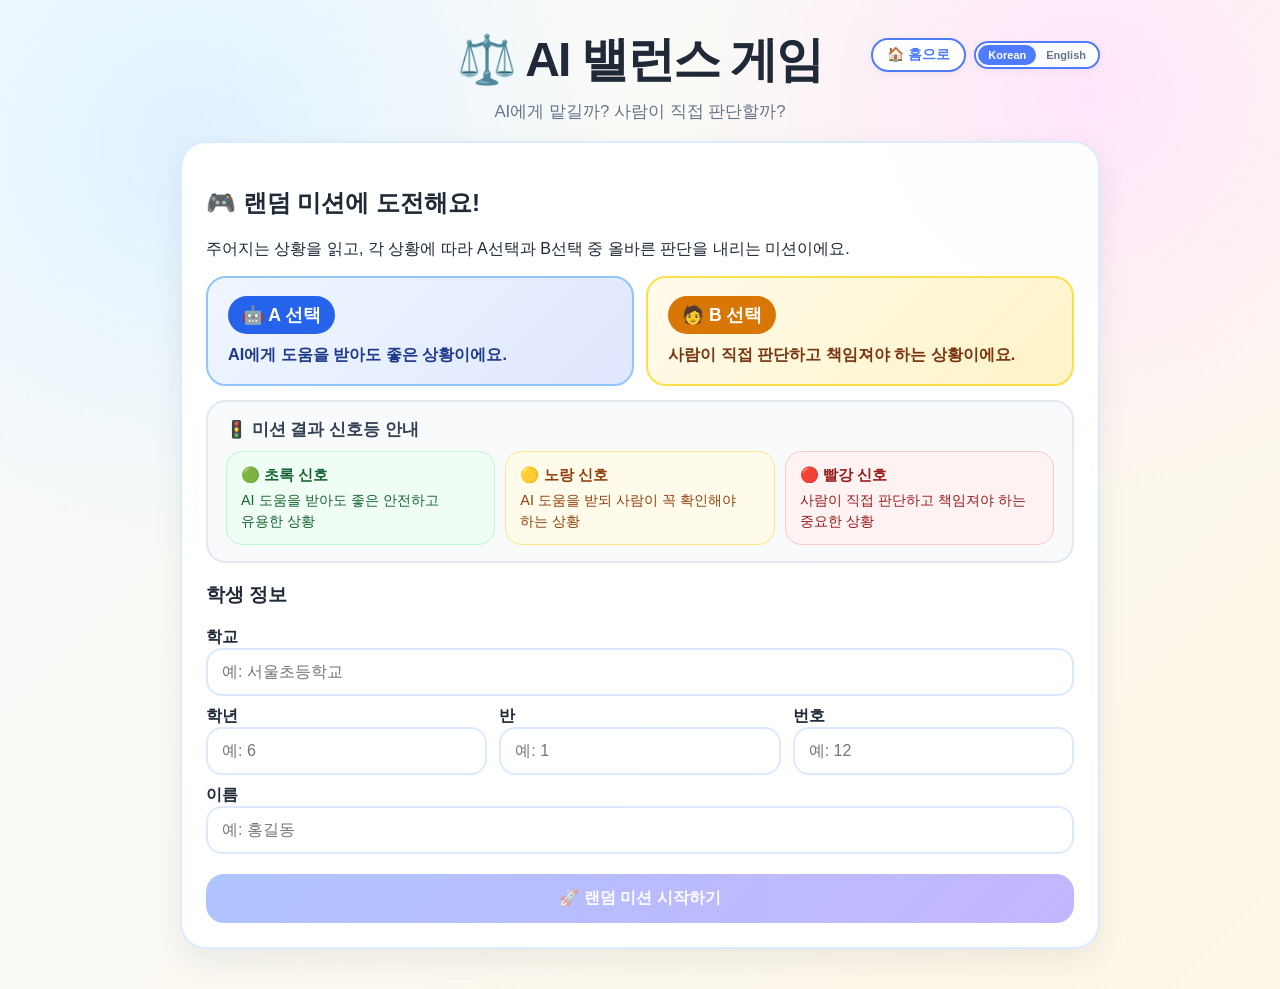
<file: manage_c/manage_app.html>
<!DOCTYPE html>
<html lang="ko">
<head>
  <base target="_top">
  <meta charset="UTF-8">
  <meta name="viewport" content="width=device-width, initial-scale=1.0" />
  <title>AI 밸런스 게임</title>
  <style>
    :root{
      --bg1:#f7fbff; --bg2:#fff7e6; --main:#4f7cff; --main2:#7c5cff;
      --ink:#1f2937; --muted:#64748b;
    }
    *{box-sizing:border-box;}
    body{
      margin:0;
      font-family:"Pretendard","Apple SD Gothic Neo","Malgun Gothic",sans-serif;
      color:var(--ink);
      min-height:100vh;
      background:radial-gradient(circle at 15% 15%, #dff2ff 0, transparent 30%),
                 radial-gradient(circle at 85% 10%, #ffe5fa 0, transparent 28%),
                 linear-gradient(135deg,var(--bg1),var(--bg2));
    }
    .wrap{width:min(920px,94vw);margin:0 auto;padding:28px 0 40px;}
    .header{text-align:center;margin-bottom:18px;position:relative;}
    .title{font-size:clamp(2rem,5vw,3rem);font-weight:900;margin:0;letter-spacing:-.04em;}
    .subtitle{color:var(--muted);margin:8px 0 0;font-size:1.05rem;}
    .top-actions-manage {
      position: absolute;
      top: 10px;
      right: 0;
      display: flex;
      align-items: center;
      gap: 8px;
      z-index: 100;
    }
    .home-btn {
      font-size: 14px;
      background: white;
      border: 2px solid var(--main);
      border-radius: 999px;
      padding: 6px 14px;
      color: var(--main);
      text-decoration: none;
      font-weight: 800;
      transition: all 0.2s;
      display: inline-flex;
      align-items: center;
      gap: 4px;
      box-shadow: 0 2px 8px rgba(0,0,0,0.05);
    }
    .home-btn:hover {
      background: var(--main);
      color: white;
      transform: translateY(-1px);
    }
    .lang-selector-sub {
      display: inline-flex;
      background: white;
      border: 2px solid var(--main);
      border-radius: 999px;
      padding: 2px;
      box-shadow: 0 2px 8px rgba(0,0,0,0.05);
    }
    .lang-btn-sub {
      background: none;
      border: none;
      color: var(--muted);
      padding: 4px 10px;
      font-size: 11px;
      font-weight: 800;
      border-radius: 999px;
      cursor: pointer;
      font-family: inherit;
      transition: all 0.2s;
    }
    .lang-btn-sub:hover {
      color: var(--main);
    }
    .lang-btn-sub.active {
      background: var(--main);
      color: white;
    }
    @media(max-width: 700px) {
      .top-actions-manage {
        position: static;
        margin: 10px auto 0;
        display: inline-flex;
        justify-content: center;
      }
    }
    .card{
      background:rgba(255,255,255,.94);border:2px solid rgba(219,234,254,.95);
      border-radius:26px;padding:24px;box-shadow:0 12px 30px rgba(31,41,55,.08);
    }
    .grid2{display:grid;grid-template-columns:repeat(2,minmax(0,1fr));gap:12px;}
    .grid3{display:grid;grid-template-columns:repeat(3,minmax(0,1fr));gap:12px;}
    input,select,textarea{
      width:100%;border:2px solid #dbeafe;border-radius:16px;padding:13px 14px;
      font-size:1rem;font-family:inherit;outline:none;background:white;
    }
    input:focus,select:focus,textarea:focus{border-color:var(--main);box-shadow:0 0 0 4px rgba(79,124,255,.12);}
    label{font-weight:800;}
    button{
      font-family:inherit;border:none;border-radius:18px;padding:14px 18px;font-size:1rem;
      font-weight:900;cursor:pointer;transition:.08s ease;
    }
    button:hover{transform:translateY(-1px);box-shadow:0 8px 18px rgba(31,41,55,.12);}
    button:disabled{opacity:0.45;cursor:not-allowed;transform:none!important;box-shadow:none!important;}
    .btn-main{width:100%;margin-top:20px;background:linear-gradient(135deg,var(--main),var(--main2));color:white;}
    .btn-next{width:100%;background:linear-gradient(135deg,#111827,#374151);color:white;margin-top:20px;}
    .btn-light{background:#eef2ff;color:#26357a;}
    .hidden{display:none!important;}
    .rule{
      border-radius:20px;padding:18px 20px;line-height:1.6;
      display:flex;flex-direction:column;align-items:flex-start;gap:8px;
      word-break:keep-all;transition:all 0.2s ease;
    }
    #ruleA{
      background:linear-gradient(135deg,#eff6ff 0%,#e0e7ff 100%);
      border:2px solid #93c5fd;color:#1e3a8a;
    }
    #ruleB{
      background:linear-gradient(135deg,#fffbeb 0%,#fef3c7 100%);
      border:2px solid #fde047;color:#78350f;
    }
    .rule strong{
      display:inline-flex;align-items:center;gap:6px;font-size:1.1rem;font-weight:900;
      padding:5px 14px;border-radius:999px;margin:0;
    }
    #ruleA strong{background:#2563eb;color:#ffffff;}
    #ruleB strong{background:#d97706;color:#ffffff;}
    .rule span{font-size:1.02rem;font-weight:700;line-height:1.5;}
    .small-note{color:#64748b;font-size:.9rem;line-height:1.55;}
    .progress-top{display:flex;justify-content:space-between;align-items:center;margin-bottom:8px;color:#475569;font-weight:800;gap:10px;flex-wrap:wrap;}
    .bar{width:100%;height:16px;background:#e5e7eb;border-radius:999px;overflow:hidden;}
    .bar-inner{height:100%;width:0%;background:linear-gradient(90deg,#22c55e,#3b82f6,#a855f7);border-radius:999px;transition:width .25s ease;}
    .mission-card{
      background:linear-gradient(135deg,#fff,#f8fbff);border:2px solid #dbeafe;border-radius:26px;padding:24px;margin-top:16px;
    }
    .tag{display:inline-flex;padding:7px 12px;border-radius:999px;background:#eef6ff;color:#27548a;border:1px solid #dbeafe;font-size:.92rem;font-weight:900;margin-bottom:12px;}
    .situation{font-size:1.28rem;line-height:1.7;font-weight:900;letter-spacing:-.02em;margin:10px 0 0;}
    .choices{display:grid;grid-template-columns:repeat(2,minmax(0,1fr));gap:16px;margin-top:20px;}
    .choice{
      border-radius:24px;padding:22px 16px;text-align:center;cursor:pointer;min-height:148px;
      display:flex;flex-direction:column;justify-content:center;align-items:center;transition:all 0.2s ease;
      user-select:none;position:relative;
    }
    #choiceA{
      background:#f8fafc;border:3px solid #60a5fa;color:#1e40af;
    }
    #choiceA:hover{
      background:#eff6ff;border-color:#2563eb;transform:translateY(-3px);box-shadow:0 10px 24px rgba(37,99,235,0.18);
    }
    #choiceA.selected-a{
      background:linear-gradient(135deg,#dbeafe 0%,#bfdbfe 100%);border-color:#1d4ed8;border-width:4px;color:#1e3a8a;
      transform:scale(1.03);box-shadow:0 12px 28px rgba(29,78,216,0.35);
    }
    #choiceB{
      background:#fafaf9;border:3px solid #fbbf24;color:#92400e;
    }
    #choiceB:hover{
      background:#fffbeb;border-color:#d97706;transform:translateY(-3px);box-shadow:0 10px 24px rgba(217,119,6,0.18);
    }
    #choiceB.selected-b{
      background:linear-gradient(135deg,#fef3c7 0%,#fde68a 100%);border-color:#b45309;border-width:4px;color:#78350f;
      transform:scale(1.03);box-shadow:0 12px 28px rgba(180,83,9,0.35);
    }
    .choice .emoji{font-size:2.6rem;margin-bottom:8px;filter:drop-shadow(0 4px 6px rgba(0,0,0,0.1));}
    .choice .label{
      width:100%;display:flex;flex-direction:column;align-items:center;gap:6px;text-align:center;word-break:keep-all;
    }
    .choice .choice-title{
      font-size:1.18rem;font-weight:1000;letter-spacing:-0.01em;padding:3px 14px;border-radius:999px;display:inline-block;
    }
    #choiceA .choice-title{background:rgba(37,99,235,0.12);color:#1d4ed8;}
    #choiceA.selected-a .choice-title{background:#1d4ed8;color:#ffffff;}
    #choiceB .choice-title{background:rgba(217,119,6,0.14);color:#b45309;}
    #choiceB.selected-b .choice-title{background:#b45309;color:#ffffff;}
    .choice .choice-desc{font-size:1.05rem;font-weight:800;line-height:1.4;}
    .signal-guide{
      background:#f8fafc;border:2px solid #e2e8f0;border-radius:20px;padding:16px 18px;margin-top:14px;
    }
    .signal-guide-title{
      font-size:1.05rem;font-weight:900;color:#334155;margin-bottom:10px;
    }
    .signal-grid{
      display:grid;grid-template-columns:repeat(3,minmax(0,1fr));gap:10px;
    }
    .signal-card{
      border-radius:16px;padding:12px 14px;font-size:0.9rem;line-height:1.45;word-break:keep-all;
    }
    .signal-badge{
      font-weight:900;font-size:0.95rem;margin-bottom:4px;display:flex;align-items:center;gap:4px;
    }
    .signal-green{background:#f0fdf4;border:1px solid #bbf7d0;color:#166534;}
    .signal-yellow{background:#fffbeb;border:1px solid #fde68a;color:#92400e;}
    .signal-red{background:#fef2f2;border:1px solid #fecaca;color:#991b1b;}
    @media(max-width:700px){.grid2,.grid3,.choices,.signal-grid{grid-template-columns:1fr}.card{padding:18px}.situation{font-size:1.12rem;}}
    .choices.disabled .choice{pointer-events:none;opacity:0.4;filter:grayscale(30%);transform:none!important;box-shadow:none!important;}
    .choices.disabled .choice.selected-a,.choices.disabled .choice.selected-b{opacity:1!important;filter:none!important;transform:scale(1.02)!important;box-shadow:0 8px 20px rgba(0,0,0,0.15)!important;}
    .feedback{display:none;margin-top:24px;padding:22px;border-radius:20px;border:2px solid transparent;box-shadow:0 6px 20px rgba(0,0,0,0.04);}
    .feedback.show{display:block;}
    .feedback.green{border-color:#bbf7d0;background:#f0fdf4;}
    .feedback.yellow{border-color:#fde68a;background:#fffbeb;}
    .feedback.red{border-color:#fecaca;background:#fef2f2;}
    .feedback h3{margin:0 0 8px;font-size:1.25rem;}
    .feedback p{margin:6px 0;line-height:1.55;font-size:1rem;}
    .combo{margin-top:10px;padding:10px 12px;background:#fff;border:1px dashed #c4b5fd;border-radius:14px;color:#5b21b6;font-weight:900;}
    .score-big{text-align:center;font-size:clamp(2.5rem,8vw,4.2rem);font-weight:1000;margin:8px 0;color:#111827;}
    .badge{text-align:center;font-size:1.8rem;font-weight:1000;margin:8px 0 4px;}
    .comment{text-align:center;color:#475569;font-weight:800;line-height:1.55;}
    .metric{background:#f8fafc;border:1px solid #e2e8f0;border-radius:20px;padding:16px;text-align:center;}
    .metric .num{font-size:1.6rem;font-weight:1000;margin-top:4px;}
    .metric .lab{color:#64748b;font-weight:800;font-size:.92rem;}
    .save-box{border:2px solid #bfdbfe;background:#eff6ff;border-radius:20px;padding:16px;margin-top:16px;}
    .save-ok{border-color:#bbf7d0;background:#f0fdf4;}
    .save-error{border-color:#fecaca;background:#fef2f2;}
    table{width:100%;border-collapse:collapse;font-size:.92rem;}
    th,td{border:1px solid #e5e7eb;padding:9px;text-align:left;vertical-align:top;}
    th{background:#f1f5f9;}
    summary{cursor:pointer;font-weight:900;padding:12px 0;}
    .confetti{position:fixed;top:-20px;font-size:22px;animation:fall 1.8s linear forwards;z-index:999;pointer-events:none;}
    @keyframes fall{to{transform:translateY(110vh) rotate(360deg);opacity:.15;}}
    @keyframes pop{from{transform:scale(.98);opacity:.5;}to{transform:scale(1);opacity:1;}}
    @media(max-width:700px){.grid2,.grid3,.choices{grid-template-columns:1fr}.card{padding:18px}.situation{font-size:1.12rem;}}
  </style>
</head>
<body>
<div class="wrap">
  <header class="header">
    <div class="top-actions-manage">
      <a href="../index.html" class="home-btn">🏠 홈으로</a>
      <div class="lang-selector-sub">
        <button class="lang-btn-sub active" data-lang="ko">Korean</button>
        <button class="lang-btn-sub" data-lang="en">English</button>
      </div>
    </div>
    <h1 class="title" id="pageTitle">⚖️ AI 밸런스 게임</h1>
    <p class="subtitle" id="subTitleText">AI에게 맡길까? 사람이 직접 판단할까?</p>
  </header>

  <section id="startScreen" class="card">
    <h2 id="startTitle">🎮 랜덤 미션에 도전해요!</h2>
    <p id="startDesc">주어지는 상황을 읽고, 각 상황에 따라 A선택과 B선택 중 올바른 판단을 내리는 미션이에요.</p>

    <div class="grid2">
      <div class="rule" id="ruleA"><strong>🤖 A 선택</strong><span>AI에게 도움을 받아도 좋은 상황이에요.</span></div>
      <div class="rule" id="ruleB"><strong>🧑 B 선택</strong><span>사람이 직접 판단하고 책임져야 하는 상황이에요.</span></div>
    </div>

    <div class="signal-guide">
      <div class="signal-guide-title" id="signalGuideTitle">🚦 미션 결과 신호등 안내</div>
      <div class="signal-grid">
        <div class="signal-card signal-green">
          <div class="signal-badge">🟢 초록 신호</div>
          <span id="signalGreenDesc">AI 도움을 받아도 좋은 안전하고 유용한 상황</span>
        </div>
        <div class="signal-card signal-yellow">
          <div class="signal-badge">🟡 노랑 신호</div>
          <span id="signalYellowDesc">AI 도움을 받되 사람이 꼭 확인해야 하는 상황</span>
        </div>
        <div class="signal-card signal-red">
          <div class="signal-badge">🔴 빨강 신호</div>
          <span id="signalRedDesc">사람이 직접 판단하고 책임져야 하는 중요한 상황</span>
        </div>
      </div>
    </div>

    <h3 id="studentInfoTitle">학생 정보</h3>
    <div style="margin-bottom:10px;">
      <label id="labelSchool">학교</label><input id="school" placeholder="예: 서울초등학교">
    </div>
    <div class="grid3">
      <div><label id="labelGrade">학년</label><input id="grade" inputmode="numeric" placeholder="예: 6"></div>
      <div><label id="labelClass">반</label><input id="classNo" inputmode="numeric" placeholder="예: 1"></div>
      <div><label id="labelNumber">번호</label><input id="number" inputmode="numeric" placeholder="예: 12"></div>
    </div>

    <div style="margin-top:10px;">
      <label id="labelNickname">이름</label><input id="nickname" placeholder="예: 홍길동">
    </div>

    <button class="btn-main" id="btnStartGame" onclick="startGame()" disabled>🚀 랜덤 미션 시작하기</button>
  </section>

  <section id="gameScreen" class="card hidden">
    <div class="progress-top">
      <span id="missionProgress">미션 1 / 12</span>
      <span id="comboText">현재 콤보 0 🔥</span>
    </div>
    <div class="bar"><div id="barInner" class="bar-inner"></div></div>

    <div class="mission-card">
      <div id="categoryTag" class="tag">🎲 랜덤 미션</div>
      <h2 id="missionTitle">미션 1</h2>
      <p id="situationText" class="situation"></p>
    </div>

    <div class="choices">
      <div id="choiceA" class="choice" onclick="selectChoice('A')"><div class="emoji">🤖</div><div class="label" id="labelChoiceA"><span class="choice-title">A. AI에게</span><span class="choice-desc">도움받아도 좋아!</span></div></div>
      <div id="choiceB" class="choice" onclick="selectChoice('B')"><div class="emoji">🧑</div><div class="label" id="labelChoiceB"><span class="choice-title">B. 사람이 직접</span><span class="choice-desc">판단해야 해!</span></div></div>
    </div>

    <button id="checkButton" class="btn-main" onclick="checkAnswer()" disabled>✅ 선택 확인</button>
    <div id="feedbackBox" class="feedback"><h3 id="feedbackTitle"></h3><p id="feedbackText"></p><p id="scoreText"></p><div id="comboMessage" class="combo hidden"></div></div>
    <button id="nextButton" class="btn-next hidden" onclick="nextMission()">➡️ 다음 랜덤 미션</button>
  </section>

  <section id="resultScreen" class="card hidden">
    <h2 id="resultName" style="text-align:center;">나의 AI 밸런스 결과</h2>
    <div class="score-big" id="scoreBig">0 / 24</div>
    <div class="badge" id="badgeText">🌱 AI 새싹</div>
    <p class="comment" id="commentText"></p>

    <div class="grid3">
      <div class="metric"><div class="lab" id="labBalance">AI 밸런스</div><div class="num" id="balancePercent">0%</div></div>
      <div class="metric"><div class="lab" id="labCorrect">권장 선택</div><div class="num" id="correctCount">0/12</div></div>
      <div class="metric"><div class="lab" id="labStreak">최고 콤보</div><div class="num" id="bestCombo">0</div></div>
    </div>

    <h3 id="pledgeTitle">📝 오늘의 AI 사용 결심</h3>
    <textarea id="pledge" rows="3" placeholder="예: AI가 알려준 정보는 한 번 더 확인하겠습니다."></textarea>

    <div id="saveBox" class="save-box">
      <strong id="labelSaveTitle">📡 결과 제출</strong>
      <p id="saveMessage"></p>
      <button id="submitButton" class="btn-main" onclick="submitToTeacher()">✅ 선생님에게 결과 제출하기</button>
    </div>

    <details>
      <summary id="summaryTitle">문항별 결과 보기</summary>
      <div id="resultTable"></div>
    </details>

    <div class="grid2" style="margin-top:18px;">
      <button class="btn-light" id="btnRestart" onclick="restartSameName()">🔁 한 번 더 도전</button>
      <button class="btn-light" id="btnHome" onclick="goHome()">🏠 처음으로</button>
    </div>
  </section>
</div>

<script>
const QUESTIONS_I18N = {
  ko: [
    {id:1,category:"가족·생활",situation:"가족 여행을 가려고 해요. 가장 빠른 길을 찾기 위해 내비게이션을 사용해요.",best:"A",signal:"green",feedback:"길 찾기처럼 여러 정보를 빠르게 비교하는 일은 AI가 도와줄 수 있어요."},
    {id:2,category:"친구·관계",situation:"친구와 다투었어요. AI가 써 준 사과 문장을 그대로 보내려고 해요.",best:"B",signal:"red",feedback:"사과하는 마음과 책임은 내가 직접 생각해야 해요."},
    {id:3,category:"학습",situation:"어려운 단어 뜻을 AI에게 물어보고, 사전과 비교해 보려고 해요.",best:"A",signal:"green",feedback:"AI 도움을 받은 뒤 확인하는 태도가 좋아요."},
    {id:4,category:"학습",situation:"수학 숙제 답을 AI에게 물어보고 풀이를 이해하지 않은 채 그대로 베끼려고 해요.",best:"B",signal:"red",feedback:"내가 배워야 할 부분까지 AI에게 맡기면 안 돼요."},
    {id:5,category:"학습",situation:"발표 주제를 정하기 위해 AI에게 여러 아이디어를 물어보려고 해요.",best:"A",signal:"green",feedback:"아이디어를 넓히는 데 AI를 활용할 수 있어요."},
    {id:6,category:"놀이·미디어",situation:"AI 추천 영상이 계속 떠서, 시간 가는 줄 모르고 계속 보려고 해요.",best:"B",signal:"yellow",feedback:"추천은 내 선택에 영향을 줄 수 있어요. 시간을 정해야 해요."},
    {id:7,category:"개인정보",situation:"가족 사진을 AI로 재미있게 바꾸고, 허락 없이 친구에게 보내려고 해요.",best:"B",signal:"red",feedback:"사진은 개인정보가 될 수 있어요. 허락이 필요해요."},
    {id:8,category:"학습",situation:"영어 문장을 AI 번역기로 먼저 확인하고, 어색한 부분은 내가 다시 읽어 보려고 해요.",best:"A",signal:"green",feedback:"번역은 AI가 도울 수 있지만 문맥 확인은 사람이 해야 해요."},
    {id:9,category:"안전·건강",situation:"몸이 아파요. AI가 알려준 대로 약을 먹을지 결정하려고 해요.",best:"B",signal:"red",feedback:"건강 and 안전은 보호자나 의사와 상의해야 해요."},
    {id:10,category:"창작",situation:"독서 감상문 표지 그림 아이디어를 AI에게 얻고, 내가 다시 수정하려고 해요.",best:"A",signal:"green",feedback:"창작 아이디어를 얻는 데 AI를 사용할 수 있어요."},
    {id:11,category:"소비·추천",situation:"AI가 추천한 물건을 보고, 꼭 필요한지 생각하지 않고 바로 사려고 해요.",best:"B",signal:"yellow",feedback:"AI 추천은 소비에 영향을 줄 수 있어요. 가족과 상의해요."},
    {id:12,category:"정보확인",situation:"AI가 알려준 뉴스 내용을 다른 믿을 수 있는 자료와 비교해 보려고 해요.",best:"A",signal:"green",feedback:"AI 정보는 확인하는 태도가 중요해요."},
    {id:13,category:"창작",situation:"생일파티 초대 문구를 만들기 위해 AI에게 예시를 물어보고 내 말로 고치려고 해요.",best:"A",signal:"green",feedback:"표현을 참고하되 내 마음이 들어가게 고쳐야 해요."},
    {id:14,category:"개인정보",situation:"친구의 비밀 고민을 AI에게 그대로 입력해서 해결 방법을 물어보려고 해요.",best:"B",signal:"red",feedback:"다른 사람의 개인정보와 비밀은 함부로 입력하면 안 돼요."},
    {id:15,category:"학습",situation:"과학 발표를 위해 AI에게 목차 예시를 물어보고, 책과 교과서로 내용을 확인하려고 해요.",best:"A",signal:"green",feedback:"AI는 구조를 잡는 데 도움을 줄 수 있어요."},
    {id:16,category:"학습윤리",situation:"AI가 만들어 준 독후감을 이름만 바꿔서 제출하려고 해요.",best:"B",signal:"red",feedback:"AI가 만든 글을 그대로 내 것처럼 내면 안 돼요."},
    {id:17,category:"창작",situation:"운동회 응원 문구 아이디어를 AI에게 물어보고, 우리 반에 맞게 바꾸려고 해요.",best:"A",signal:"green",feedback:"아이디어 참고 후 직접 수정하면 좋아요."},
    {id:18,category:"친구·관계",situation:"AI가 '이 친구와 놀지 마'라고 했기 때문에 그대로 따르려고 해요.",best:"B",signal:"red",feedback:"친구 관계는 내가 직접 생각하고 대화해야 해요."},
    {id:19,category:"가족·생활",situation:"가족 여행 코스를 AI에게 추천받고, 가족이 원하는 장소와 예산을 비교해 보려고 해요.",best:"A",signal:"green",feedback:"여러 선택지를 비교할 때 AI가 도와줄 수 있어요."},
    {id:20,category:"안전·건강",situation:"AI가 알려준 음식 조리법을 보고, 불이나 칼을 혼자 사용하려고 해요.",best:"B",signal:"red",feedback:"안전이 필요한 일은 반드시 보호자와 함께해야 해요."},
    {id:21,category:"취미·독서",situation:"좋아하는 책과 비슷한 책을 추천받기 위해 AI에게 물어보려고 해요.",best:"A",signal:"green",feedback:"취향에 맞는 자료를 찾는 데 AI를 활용할 수 있어요."},
    {id:22,category:"놀이·미디어",situation:"AI가 추천한 게임이 재미있어 보여서 나이 제한을 확인하지 않고 설치하려고 해요.",best:"B",signal:"yellow",feedback:"추천만 믿지 말고 나이 제한과 안전성을 확인해야 해요."},
    {id:23,category:"학습",situation:"모르는 한자를 AI에게 물어보고, 교과서나 사전과 비교하려고 해요.",best:"A",signal:"green",feedback:"학습 보조로 AI를 잘 활용하는 방법이에요."},
    {id:24,category:"개인정보",situation:"AI에게 친구의 얼굴 사진을 넣고 웃긴 이미지로 바꿔 보려고 해요.",best:"B",signal:"red",feedback:"친구 사진은 허락 없이 AI에 넣으면 안 돼요."},
    {id:25,category:"글쓰기",situation:"글쓰기 제목을 정하지 못해서 AI에게 제목 후보를 여러 개 물어보려고 해요.",best:"A",signal:"green",feedback:"선택지를 넓히는 데 AI가 도움을 줄 수 있어요."},
    {id:26,category:"정보확인",situation:"AI가 '이 답이 100% 맞다'고 했기 때문에 확인하지 않고 그대로 믿으려고 해요.",best:"B",signal:"red",feedback:"AI도 틀릴 수 있어요. 꼭 확인해야 해요."},
    {id:27,category:"창작",situation:"축구 동아리 포스터 문구를 AI에게 추천받고, 우리 동아리에 맞게 고치려고 해요.",best:"A",signal:"green",feedback:"AI를 창의적 도구로 활용할 수 있어요."},
    {id:28,category:"진로",situation:"AI가 내 성격을 맞혔다고 생각해서 앞으로의 꿈도 AI가 정해 주는 대로 따르려고 해요.",best:"B",signal:"red",feedback:"진로와 꿈은 내가 고민하고 어른과 상의해야 해요."},
    {id:29,category:"학습",situation:"발표 연습을 위해 AI에게 예상 질문을 만들어 달라고 하려고 해요.",best:"A",signal:"green",feedback:"연습용 질문을 만드는 데 AI를 활용할 수 있어요."},
    {id:30,category:"창작윤리",situation:"AI가 만든 그림을 보고, AI를 사용했다는 사실을 말하지 않고 내가 다 그린 것처럼 발표하려고 해요.",best:"B",signal:"red",feedback:"AI 도움을 받은 부분은 솔직하게 밝혀야 해요."},
    {id:31,category:"가족·생활",situation:"반려동물 이름 후보를 AI에게 추천받고 가족과 함께 고르려고 해요.",best:"A",signal:"green",feedback:"재미있는 아이디어를 얻는 데 AI를 사용할 수 있어요."},
    {id:32,category:"안전·건강",situation:"반려동물이 아픈 것 같아 AI에게만 물어보고 병원에 가지 않으려고 해요.",best:"B",signal:"red",feedback:"생명과 건강은 전문가의 도움이 필요해요."},
    {id:33,category:"가족·생활",situation:"AI에게 급식 메뉴로 만들 수 있는 건강한 간식 아이디어를 물어보려고 해요.",best:"A",signal:"green",feedback:"아이디어를 얻는 데 도움이 될 수 있어요."},
    {id:34,category:"자기이해",situation:"AI가 '너는 공부를 못하는 편이야'라고 했기 때문에 그대로 믿고 포기하려고 해요.",best:"B",signal:"red",feedback:"AI의 말이 나를 결정하지 않아요. 스스로와 선생님을 믿어야 해요."},
    {id:35,category:"모둠활동",situation:"모둠 발표 역할을 정할 때 AI에게 역할 예시를 물어보고, 실제 역할은 모둠원이 의논해 정하려고 해요.",best:"A",signal:"green",feedback:"AI는 참고할 수 있지만 결정은 사람이 해야 해요."},
    {id:36,category:"모둠활동",situation:"모둠 친구의 역할을 AI가 정해 준 대로 묻지도 않고 나누려고 해요.",best:"B",signal:"red",feedback:"친구들과 의논하고 공정하게 결정해야 해요."},
    {id:37,category:"창작",situation:"학교 행사 포스터 색깔 조합을 AI에게 추천받고, 친구들과 고르려고 해요.",best:"A",signal:"green",feedback:"디자인 아이디어를 얻는 데 AI가 도움을 줄 수 있어요."},
    {id:38,category:"창작윤리",situation:"AI가 만든 캐릭터가 다른 만화 캐릭터와 너무 비슷하지만 그냥 사용하려고 해요.",best:"B",signal:"yellow",feedback:"다른 사람의 작품을 따라한 것은 아닌지 확인해야 해요."},
    {id:39,category:"학습",situation:"역사 인물 조사에서 AI에게 간단한 설명을 듣고, 책과 믿을 수 있는 자료로 확인하려고 해요.",best:"A",signal:"green",feedback:"조사 시작 단계에서 AI를 활용할 수 있어요."},
    {id:40,category:"정보확인",situation:"AI가 알려준 역사 이야기가 재미있어서 사실 확인 없이 발표하려고 해요.",best:"B",signal:"red",feedback:"역사 정보는 반드시 출처와 사실을 확인해야 해요."},
    {id:41,category:"가족·생활",situation:"가족 회의 안건을 정하기 위해 AI에게 '우리 가족이 함께 정하면 좋을 약속'을 물어보려고 해요.",best:"A",signal:"green",feedback:"생각을 시작하는 데 AI가 도움을 줄 수 있어요."},
    {id:42,category:"중요한 결정",situation:"가족의 중요한 이사 결정이나 전학 결정을 AI 추천만 보고 따르려고 해요.",best:"B",signal:"red",feedback:"가족의 중요한 결정은 사람이 충분히 의논해야 해요."},
    {id:43,category:"학습",situation:"과학 실험 보고서 제목을 AI에게 추천받고, 실험 내용에 맞는지 내가 고르려고 해요.",best:"A",signal:"green",feedback:"제목 후보를 얻는 데 AI를 활용할 수 있어요."},
    {id:44,category:"학습윤리",situation:"AI가 실험 결과를 멋지게 꾸며 주었지만, 실제 결과와 다르게 바꿔서 제출하려고 해요.",best:"B",signal:"red",feedback:"실험 결과는 사실대로 기록해야 해요."},
    {id:45,category:"친구·관계",situation:"친구 생일 카드에 쓸 문장을 AI에게 참고하고, 내 마음을 담아 다시 쓰려고 해요.",best:"A",signal:"green",feedback:"AI 표현을 참고하되 진심은 내가 담아야 해요."},
    {id:46,category:"친구·관계",situation:"친구에게 화가 나서 AI에게 심한 말을 만들어 달라고 하려고 해요.",best:"B",signal:"red",feedback:"AI를 다른 사람에게 상처 주는 데 쓰면 안 돼요."},
    {id:47,category:"안전·생활",situation:"학교 주변 안전 지도를 만들기 위해 AI에게 위험 상황 예시를 물어보려고 해요.",best:"A",signal:"green",feedback:"예시를 얻은 뒤 실제 우리 주변에 맞게 확인해야 해요."},
    {id:48,category:"안전·생활",situation:"AI가 '이 길은 안전하다'고 했기 때문에 밤에 혼자 그 길로 가려고 해요.",best:"B",signal:"red",feedback:"안전과 관련된 결정은 보호자와 상의해야 해요."},
    {id:49,category:"글쓰기",situation:"내가 쓴 글을 더 자연스럽게 고치기 위해 AI에게 문장 다듬기 도움을 받으려고 해요.",best:"A",signal:"green",feedback:"내가 쓴 글을 더 좋게 다듬는 데 AI가 도움을 줄 수 있어요."},
    {id:50,category:"글쓰기",situation:"AI가 고쳐 준 글을 읽어 보지 않고 그대로 제출하려고 해요.",best:"B",signal:"yellow",feedback:"AI가 고친 내용도 내가 확인하고 이해해야 해요."}
  ],
  en: [
    {id:1,category:"Family/Life",situation:"We are going on a family trip. I use GPS navigation to find the fastest route.",best:"A",signal:"green",feedback:"AI is good at quickly comparing multiple routes and finding paths."},
    {id:2,category:"Friends/Relationships",situation:"I argued with a friend. I want to send an AI-written apology letter as-is.",best:"B",signal:"red",feedback:"The feeling of apology and its responsibility must be thought through by you directly."},
    {id:3,category:"Study",situation:"I ask AI for the meaning of a difficult word and compare it with a dictionary.",best:"A",signal:"green",feedback:"It is a great practice to check and compare details after getting AI's help."},
    {id:4,category:"Study",situation:"I ask AI for math homework answers and copy them without understanding the steps.",best:"B",signal:"red",feedback:"Do not delegate learning steps that you need to master to AI."},
    {id:5,category:"Study",situation:"I ask AI for various brainstormed ideas to choose a presentation topic.",best:"A",signal:"green",feedback:"You can use AI to expand your range of creative ideas."},
    {id:6,category:"Play/Media",situation:"AI video recommendations keep popping up, and I want to watch them for hours.",best:"B",signal:"yellow",feedback:"Recommendations influence your choices. Set a clear time limit."},
    {id:7,category:"Privacy",situation:"I edited a family photo using AI for fun and sent it to friends without permission.",best:"B",signal:"red",feedback:"Photos contain personal data. You must get permission first."},
    {id:8,category:"Study",situation:"I translate English sentences with AI first, then refine awkward parts myself.",best:"A",signal:"green",feedback:"AI can help with drafts, but humans must check the final context."},
    {id:9,category:"Safety/Health",situation:"I feel sick. I want to decide whether to take medicine based only on AI advice.",best:"B",signal:"red",feedback:"Health and safety decisions must be discussed with doctors or parents."},
    {id:10,category:"Creation",situation:"I get book report cover design ideas from AI and modify them myself.",best:"A",signal:"green",feedback:"Using AI to spark creative layout designs is a good approach."},
    {id:11,category:"Spending/Rec.",situation:"I see an item recommended by AI and buy it immediately without checking if it's needed.",best:"B",signal:"yellow",feedback:"AI recommendations affect spending. Discuss with your family first."},
    {id:12,category:"Verification",situation:"I verify news articles told by AI by comparing them with other reliable sources.",best:"A",signal:"green",feedback:"A critical attitude of double-checking AI facts is very important."},
    {id:13,category:"Creation",situation:"I ask AI for birthday invitation messages and rewrite them in my own style.",best:"A",signal:"green",feedback:"Refer to AI's phrases, but write with your own warm feelings."},
    {id:14,category:"Privacy",situation:"I type a friend's private worry into AI as-is to ask for advice.",best:"B",signal:"red",feedback:"Never enter secrets or personal data of other people into AI."},
    {id:15,category:"Study",situation:"I ask AI for a science presentation outline, then check content in textbooks.",best:"A",signal:"green",feedback:"AI can help with structures, but content must be verified with books."},
    {id:16,category:"Academic Integrity",situation:"I submit a book report generated by AI, changing only the student name.",best:"B",signal:"red",feedback:"Never present text generated entirely by AI as your own work."},
    {id:17,category:"Creation",situation:"I ask AI for sports day slogans and modify them to suit our class spirit.",best:"A",signal:"green",feedback:"It is recommended to refer to AI ideas and customize them yourself."},
    {id:18,category:"Friends/Relationships",situation:"AI told me 'don't hang out with this friend', so I plan to follow it.",best:"B",signal:"red",feedback:"Personal friendships must be decided and discussed by you directly."},
    {id:19,category:"Family/Life",situation:"I get travel courses from AI and compare them with family budgets and preferences.",best:"A",signal:"green",feedback:"AI can be a great help when comparing multiple options and courses."},
    {id:20,category:"Safety/Health",situation:"I see a recipe suggested by AI and try to use fire or knives by myself.",best:"B",signal:"red",feedback:"Tasks involving safety hazards must be done with your parents."},
    {id:21,category:"Hobbies/Reading",situation:"I ask AI to recommend books similar to my favorite book series.",best:"A",signal:"green",feedback:"Using AI to discover reading materials matching your taste is helpful."},
    {id:22,category:"Play/Media",situation:"A game recommended by AI looks fun, so I install it without checking the age rating.",best:"B",signal:"yellow",feedback:"Don't just trust recommendations; check age limits and safety rules."},
    {id:23,category:"Study",situation:"I ask AI for a Chinese character I don't know and check it with a dictionary.",best:"A",signal:"green",feedback:"This is a good example of using AI as a study helper."},
    {id:24,category:"Privacy",situation:"I upload a friend's photo to AI to turn it into a funny meme image.",best:"B",signal:"red",feedback:"Do not upload other people's photos to AI without their permission."},
    {id:25,category:"Writing",situation:"I cannot decide on a writing title, so I ask AI for multiple suggestions.",best:"A",signal:"green",feedback:"AI can help spark options and expand choices during brainstorming."},
    {id:26,category:"Verification",situation:"AI said 'this answer is 100% correct', so I trust it without verification.",best:"B",signal:"red",feedback:"AI can make mistakes. You must always double-check the facts."},
    {id:27,category:"Creation",situation:"I ask AI for sports club poster slogans and adapt them for our team.",best:"A",signal:"green",feedback:"AI can be utilized as a creative collaborator."},
    {id:28,category:"Career",situation:"I think AI guessed my personality correctly, so I want AI to choose my dream job.",best:"B",signal:"red",feedback:"Your career and future dreams require personal reflection and advice from adults."},
    {id:29,category:"Study",situation:"I ask AI to generate practice questions to prepare for my presentation.",best:"A",signal:"green",feedback:"AI is effective at creating customized quiz questions for practice."},
    {id:30,category:"Creative Ethics",situation:"I show an AI-drawn painting and present it as if I drew it all myself.",best:"B",signal:"red",feedback:"Be honest and state clearly which parts received assistance from AI."},
    {id:31,category:"Family/Life",situation:"I ask AI for pet name ideas and choose one together with my family.",best:"A",signal:"green",feedback:"AI is a good tool to gather fun and creative name suggestions."},
    {id:32,category:"Safety/Health",situation:"My pet seems sick, so I ask AI and decide not to visit the vet.",best:"B",signal:"red",feedback:"Life and health issues require professional advice from vets."},
    {id:33,category:"Family/Life",situation:"I ask AI for healthy snack recipes using left-over lunch menu ingredients.",best:"A",signal:"green",feedback:"AI is helpful in coming up with creative recipe ideas."},
    {id:34,category:"Self-Understanding",situation:"AI told me 'you are bad at studying', so I plan to give up studying.",best:"B",signal:"red",feedback:"AI's words do not define your potential. Trust yourself and teachers."},
    {id:35,category:"Group Work",situation:"I ask AI for role divisions in a group task, then discuss it with members.",best:"A",signal:"green",feedback:"AI can suggest structures, but decisions must be made by humans."},
    {id:36,category:"Group Work",situation:"I want to assign roles to group members exactly as AI decided without discussing.",best:"B",signal:"red",feedback:"Group tasks must be decided fairly through friend discussions."},
    {id:37,category:"Creation",situation:"I ask AI to recommend poster color themes and choose one with my classmates.",best:"A",signal:"green",feedback:"AI is helpful in recommending design color schemes."},
    {id:38,category:"Creative Ethics",situation:"An AI-generated character looks very similar to a famous cartoon, but I use it anyway.",best:"B",signal:"yellow",feedback:"Check if the generated character copies or infringes on existing copyrights."},
    {id:39,category:"Study",situation:"I search for a historical figure summary with AI, then verify it with library books.",best:"A",signal:"green",feedback:"AI is useful for starting research, provided you verify the information."},
    {id:40,category:"Verification",situation:"An AI-told historical story is fascinating, so I plan to present it without verification.",best:"B",signal:"red",feedback:"Historical facts must be verified against reliable sources and references."},
    {id:41,category:"Family/Life",situation:"I ask AI for 'good family meeting rules' to set the family meeting agenda.",best:"A",signal:"green",feedback:"AI is useful to help you brainstorm topics for meetings."},
    {id:42,category:"Important Dec.",situation:"I want to decide on moving houses or transferring schools based only on AI choices.",best:"B",signal:"red",feedback:"Critical family decisions must be discussed thoroughly by people."},
    {id:43,category:"Study",situation:"I ask AI for science report title suggestions and pick the most fitting one.",best:"A",signal:"green",feedback:"AI is helpful for generating various title options."},
    {id:44,category:"Academic Integrity",situation:"AI polished my science data nicely, but I submit it with altered facts.",best:"B",signal:"red",feedback:"Science lab results must be recorded exactly as they happened."},
    {id:45,category:"Friends/Relationships",situation:"I refer to AI for lines to write on a friend's card, then rewrite with my own words.",best:"A",signal:"green",feedback:"You can reference AI expressions, but the sincerity must come from you."},
    {id:46,category:"Friends/Relationships",situation:"I am angry at a classmate and ask AI to write mean texts to send them.",best:"B",signal:"red",feedback:"Never use AI to generate harmful words or hurt others."},
    {id:47,category:"Safety/Life",situation:"I ask AI for examples of street hazards to make a school safety map.",best:"A",signal:"green",feedback:"Get hazard examples from AI, then verify them against actual streets."},
    {id:48,category:"Safety/Life",situation:"AI told me 'this road is safe', so I plan to walk there alone at night.",best:"B",signal:"red",feedback:"Personal safety issues must be discussed with your parents."},
    {id:49,category:"Writing",situation:"I ask AI to refine my draft to make the sentences sound more natural.",best:"A",signal:"green",feedback:"AI can be used effectively to polish texts written by humans."},
    {id:50,category:"Writing",situation:"I plan to submit a writing draft revised by AI without reading it first.",best:"B",signal:"yellow",feedback:"You must always read, understand, and double-check text edited by AI."}
  ]
};

const SIGNAL_INFO_I18N = {
  ko: {
    green:{emoji:"🟢",label:"초록 신호",desc:"AI가 도와주기에 적절한 상황이에요."},
    yellow:{emoji:"🟡",label:"노랑 신호",desc:"AI가 도울 수는 있지만, 꼭 사람이 다시 확인해야 해요."},
    red:{emoji:"🔴",label:"빨강 신호",desc:"사람이 직접 판단해야 하는 상황이에요."}
  },
  en: {
    green:{emoji:"🟢",label:"Green Light",desc:"Appropriate situation for AI assistance."},
    yellow:{emoji:"🟡",label:"Yellow Light",desc:"AI can help, but a human must double-check."},
    red:{emoji:"🔴",label:"Red Light",desc:"Situation requiring direct human judgment."}
  }
};

const FUN_MESSAGES_I18N = {
  ko: {1:"좋은 출발! 🚀",2:"연속 성공! 판단 감각이 살아나요! ✨",3:"3콤보! AI 균형 감각 최고! 🔥",4:"4콤보! 거의 AI 매니저급이에요! 🏅",5:"5콤보! 균형의 달인 등장! 👑"},
  en: {1:"Good start! 🚀",2:"Double success! Judgment senses tingling! ✨",3:"3 Combo! Excellent AI balance! 🔥",4:"4 Combo! You're almost an AI manager! 🏅",5:"5 Combo! Lord of Balance is here! 👑"}
};

const STATIC_I18N = {
  ko: {
    pageTitle: "⚖️ AI 밸런스 게임",
    subTitleText: "AI에게 맡길까? 사람이 직접 판단할까?",
    startTitle: "🎮 랜덤 미션에 도전해요!",
    startDesc: "주어지는 상황을 읽고, 각 상황에 따라 A선택과 B선택 중 올바른 판단을 내리는 미션이에요.",
    ruleA: "<strong>🤖 A 선택</strong><span>AI에게 도움을 받아도 좋은 상황이에요.</span>",
    ruleB: "<strong>🧑 B 선택</strong><span>사람이 직접 판단하고 책임져야 하는 상황이에요.</span>",
    signalGuideTitle: "🚦 미션 결과 신호등 안내",
    signalGreenDesc: "AI 도움을 받아도 좋은 안전하고 유용한 상황",
    signalYellowDesc: "AI 도움을 받되 사람이 꼭 확인해야 하는 상황",
    signalRedDesc: "사람이 직접 판단하고 책임져야 하는 중요한 상황",
    studentInfoTitle: "학생 정보",
    labelSchool: "학교",
    labelGrade: "학년",
    labelClass: "반",
    labelNumber: "번호",
    labelNickname: "이름",
    labelMissionCount: "미션 수",
    opt10: "10개",
    opt12: "12개 추천",
    opt15: "15개",
    btnStartGame: "🚀 랜덤 미션 시작하기",
    labelChoiceA: "A. AI에게<br>도움받아도 좋아!",
    labelChoiceB: "B. 사람이 직접<br>판단해야 해!",
    checkButton: "✅ 선택 확인",
    nextButton: "➡️ 다음 랜덤 미션",
    labBalance: "AI 밸런스",
    labCorrect: "권장 선택",
    labStreak: "최고 콤보",
    pledgeTitle: "📝 오늘의 AI 사용 결심",
    pledgePlaceholder: "예: AI가 알려준 정보는 한 번 더 확인하겠습니다.",
    labelSaveTitle: "📡 결과 제출",
    saveMessage: "",
    submitButton: "✅ 선생님에게 결과 제출하기",
    summaryTitle: "문항별 결과 보기",
    btnRestart: "🔁 한 번 더 도전",
    btnHome: "🏠 처음으로",
    alertInput: "학교, 학년, 반, 번호, 이름을 모두 입력해 주세요.",
    alertSelect: "A 또는 B를 선택해 주세요.",
    feedbackCorrect: "좋은 판단이에요!",
    feedbackIncorrect: "다시 생각해 볼까요?",
    comboCombo: "콤보! 대단해요!",
    scoreTextPrefix: "이번 미션 점수:",
    alertSubmitted: "이미 제출되었습니다.",
    confirmPledgeEmpty: "AI 사용 결심이 비어 있어요. 그래도 제출할까요?",
    submitting: "제출 중입니다...",
    savingMessage: "잠시만 기다려 주세요. 결과를 저장하고 있어요.",
    saveOkPrefix: "저장 완료! 이번 결과는",
    saveOkSuffix: "번째 시도로 기록되었어요.",
    saveFailPrefix: "저장 실패:",
    randomMissionTag: "🎲 랜덤 미션",
    missionProgressPrefix: "미션",
    comboTextPrefix: "현재 콤보",
    resultNameSuffix: "의 결과"
  },
  en: {
    pageTitle: "⚖️ AI Balance Game",
    subTitleText: "Should AI help, or should a human decide?",
    startTitle: "🎮 Challenge the Random Missions!",
    startDesc: "Read each given situation and decide whether to Choose A or Choose B.",
    ruleA: "<strong>🤖 Choose A</strong><span>Appropriate situation to get help from AI.</span>",
    ruleB: "<strong>🧑 Choose B</strong><span>Situation where humans must judge and take responsibility.</span>",
    signalGuideTitle: "🚦 Signal Light Guide",
    signalGreenDesc: "Safe & useful situation for AI assistance",
    signalYellowDesc: "AI can help, but human double-check is required",
    signalRedDesc: "Requires direct human judgment & responsibility",
    studentInfoTitle: "Student Info",
    labelSchool: "School",
    labelGrade: "Grade",
    labelClass: "Class",
    labelNumber: "No.",
    labelNickname: "Name",
    labelMissionCount: "Missions",
    opt10: "10 Cards",
    opt12: "12 Cards (Rec.)",
    opt15: "15 Cards",
    btnStartGame: "🚀 Start Random Missions",
    labelChoiceA: "A. AI can<br>help here!",
    labelChoiceB: "B. Humans must<br>decide here!",
    checkButton: "✅ Confirm Choice",
    nextButton: "➡️ Next Random Mission",
    labBalance: "AI Balance",
    labCorrect: "Recommended",
    labStreak: "Best Combo",
    pledgeTitle: "📝 Today's AI Resolution",
    pledgePlaceholder: "e.g. I will double-check information provided by AI.",
    labelSaveTitle: "📡 Submit Results",
    saveMessage: "",
    submitButton: "✅ Submit Results to Teacher",
    summaryTitle: "View Question Details",
    btnRestart: "🔁 Try Again",
    btnHome: "🏠 Main Menu",
    alertInput: "Please enter School, Grade, Class, No., and Name.",
    alertSelect: "Please select A or B.",
    feedbackCorrect: "Great choice!",
    feedbackIncorrect: "Let's think again.",
    comboCombo: "Combo! Excellent!",
    scoreTextPrefix: "Mission Score:",
    alertSubmitted: "Already submitted.",
    confirmPledgeEmpty: "Your AI resolution is empty. Submit anyway?",
    submitting: "Submitting...",
    savingMessage: "Please wait. Saving your results.",
    saveOkPrefix: "Saved successfully! This is recorded as attempt #",
    saveOkSuffix: ".",
    saveFailPrefix: "Save failed:",
    randomMissionTag: "🎲 Random Mission",
    missionProgressPrefix: "Mission",
    comboTextPrefix: "Current Combo",
    resultNameSuffix: "'s Result"
  }
};

let QUESTIONS = [];
let SIGNAL_INFO = {};
let FUN_MESSAGES = {};

let student = {};
let selectedQuestions = [];
let index = 0;
let selectedChoice = null;
let answers = [];
let streak = 0;
let bestStreak = 0;
let submitted = false;
let isAnswerChecked = false;

function getLang() {
  return localStorage.getItem('combination_lang') || 'ko';
}

function updateLanguageGlobals(lang) {
  QUESTIONS = QUESTIONS_I18N[lang];
  SIGNAL_INFO = SIGNAL_INFO_I18N[lang];
  FUN_MESSAGES = FUN_MESSAGES_I18N[lang];
}

function applyLanguage() {
  const lang = getLang();
  updateLanguageGlobals(lang);

  const i18n = STATIC_I18N[lang];
  document.getElementById('pageTitle').textContent = i18n.pageTitle;
  document.getElementById('subTitleText').textContent = i18n.subTitleText;
  document.getElementById('startTitle').textContent = i18n.startTitle;
  document.getElementById('startDesc').textContent = i18n.startDesc;
  document.getElementById('ruleA').innerHTML = i18n.ruleA;
  document.getElementById('ruleB').innerHTML = i18n.ruleB;
  document.getElementById('signalGuideTitle').textContent = i18n.signalGuideTitle;
  document.getElementById('signalGreenDesc').textContent = i18n.signalGreenDesc;
  document.getElementById('signalYellowDesc').textContent = i18n.signalYellowDesc;
  document.getElementById('signalRedDesc').textContent = i18n.signalRedDesc;
  document.getElementById('studentInfoTitle').textContent = i18n.studentInfoTitle;
  document.getElementById('labelSchool').textContent = i18n.labelSchool;
  document.getElementById('school').setAttribute('placeholder', lang === 'en' ? 'e.g. Seoul Elementary' : '예: 서울초등학교');
  document.getElementById('labelGrade').textContent = i18n.labelGrade;
  document.getElementById('grade').setAttribute('placeholder', lang === 'en' ? 'e.g. 6' : '예: 6');
  document.getElementById('labelClass').textContent = i18n.labelClass;
  document.getElementById('classNo').setAttribute('placeholder', lang === 'en' ? 'e.g. 1' : '예: 1');
  document.getElementById('labelNumber').textContent = i18n.labelNumber;
  document.getElementById('number').setAttribute('placeholder', lang === 'en' ? 'e.g. 12' : '예: 12');
  document.getElementById('labelNickname').textContent = i18n.labelNickname;
  document.getElementById('nickname').setAttribute('placeholder', lang === 'en' ? 'e.g. Hong Gildong' : '예: 홍길동');
  document.getElementById('btnStartGame').textContent = i18n.btnStartGame;

  document.getElementById('labelChoiceA').innerHTML = i18n.labelChoiceA;
  document.getElementById('labelChoiceB').innerHTML = i18n.labelChoiceB;
  document.getElementById('checkButton').textContent = i18n.checkButton;
  document.getElementById('nextButton').textContent = i18n.nextButton;

  document.getElementById('labBalance').textContent = i18n.labBalance;
  document.getElementById('labCorrect').textContent = i18n.labCorrect;
  document.getElementById('labStreak').textContent = i18n.labStreak;

  document.getElementById('pledgeTitle').textContent = i18n.pledgeTitle;
  document.getElementById('pledge').setAttribute('placeholder', i18n.pledgePlaceholder);
  document.getElementById('labelSaveTitle').textContent = i18n.labelSaveTitle;
  if (!submitted) {
    document.getElementById('saveMessage').textContent = i18n.saveMessage;
    document.getElementById('submitButton').textContent = i18n.submitButton;
  }
  document.getElementById('summaryTitle').textContent = i18n.summaryTitle;
  document.getElementById('btnRestart').textContent = i18n.btnRestart;
  document.getElementById('btnHome').textContent = i18n.btnHome;

  // Toggle active language button class
  document.querySelectorAll('.lang-btn-sub').forEach(b => {
    b.classList.toggle('active', b.dataset.lang === lang);
  });
}

function shuffle(array){
  const arr = [...array];
  for(let i=arr.length-1;i>0;i--){
    const j=Math.floor(Math.random()*(i+1));
    [arr[i],arr[j]]=[arr[j],arr[i]];
  }
  return arr;
}

function startGame(){
  const school = document.getElementById("school").value.trim();
  const grade = document.getElementById("grade").value.trim();
  const classNo = document.getElementById("classNo").value.trim();
  const number = document.getElementById("number").value.trim();
  const nickname = document.getElementById("nickname").value.trim();
  const missionCount = 15;
  const lang = getLang();

  if(!school || !grade || !classNo || !number || !nickname){
    alert(STATIC_I18N[lang].alertInput);
    return;
  }

  student = {school, grade, classNo, number, nickname, missionCount};
  selectedQuestions = shuffle(QUESTIONS).slice(0, missionCount);
  index = 0; selectedChoice = null; answers = []; streak = 0; bestStreak = 0; submitted = false;

  document.getElementById("startScreen").classList.add("hidden");
  document.getElementById("resultScreen").classList.add("hidden");
  document.getElementById("gameScreen").classList.remove("hidden");
  renderMission();
}

function renderMission(){
  const q = selectedQuestions[index];
  selectedChoice = null;
  const lang = getLang();
  document.getElementById("missionProgress").textContent = `${STATIC_I18N[lang].missionProgressPrefix} ${index+1} / ${selectedQuestions.length}`;
  document.getElementById("comboText").textContent = `${STATIC_I18N[lang].comboTextPrefix} ${streak} 🔥`;
  document.getElementById("barInner").style.width = `${(index/selectedQuestions.length)*100}%`;
  document.getElementById("categoryTag").textContent = `${STATIC_I18N[lang].randomMissionTag} · ${q.category}`;
  document.getElementById("missionTitle").textContent = `${STATIC_I18N[lang].missionProgressPrefix} ${index+1}`;
  document.getElementById("situationText").textContent = q.situation;
  document.getElementById("choiceA").classList.remove("selected-a");
  document.getElementById("choiceB").classList.remove("selected-b");
  const feedbackBox = document.getElementById("feedbackBox");
  feedbackBox.className = "feedback";
  document.getElementById("feedbackTitle").textContent = "";
  document.getElementById("feedbackText").textContent = "";
  document.getElementById("scoreText").textContent = "";
  document.getElementById("comboMessage").classList.add("hidden");
  document.getElementById("nextButton").classList.add("hidden");
  document.getElementById("checkButton").classList.remove("hidden");
  document.getElementById("checkButton").disabled = true;
  isAnswerChecked = false;
  const choicesEl = document.querySelector(".choices");
  if(choicesEl) choicesEl.classList.remove("disabled");
}

function selectChoice(choice){
  if(isAnswerChecked) return;
  selectedChoice = choice;
  document.getElementById("choiceA").classList.toggle("selected-a", choice==="A");
  document.getElementById("choiceB").classList.toggle("selected-b", choice==="B");
  document.getElementById("checkButton").disabled = false;
}

function checkAnswer(){
  const lang = getLang();
  if(!selectedChoice){ alert(STATIC_I18N[lang].alertSelect); return; }
  isAnswerChecked = true;
  const choicesEl = document.querySelector(".choices");
  if(choicesEl) choicesEl.classList.add("disabled");
  const q = selectedQuestions[index];
  const sig = SIGNAL_INFO[q.signal];
  const correct = selectedChoice === q.best;
  const score = correct ? 2 : 0;
  const box = document.getElementById("feedbackBox");
  box.className = `feedback show ${q.signal}`;

  if(correct){
    streak += 1; bestStreak = Math.max(bestStreak, streak);
    document.getElementById("feedbackTitle").textContent = `${sig.emoji} ${sig.label} · ${STATIC_I18N[lang].feedbackCorrect}`;
    if(FUN_MESSAGES[streak]){
      document.getElementById("comboMessage").textContent = FUN_MESSAGES[streak];
      document.getElementById("comboMessage").classList.remove("hidden");
    }else if(streak>5){
      document.getElementById("comboMessage").textContent = `${streak}${STATIC_I18N[lang].comboCombo}`;
      document.getElementById("comboMessage").classList.remove("hidden");
    }
  }else{
    streak = 0;
    document.getElementById("feedbackTitle").textContent = `${STATIC_I18N[lang].feedbackIncorrect} ${sig.emoji} ${sig.label}`;
    document.getElementById("comboMessage").classList.add("hidden");
  }

  document.getElementById("feedbackText").innerHTML = `${q.feedback}<br><span class="small-note">${sig.desc}</span>`;
  if (lang === 'en') {
    document.getElementById("scoreText").innerHTML = `${STATIC_I18N[lang].scoreTextPrefix} <strong>${score} pts / 2 pts</strong>`;
  } else {
    document.getElementById("scoreText").innerHTML = `${STATIC_I18N[lang].scoreTextPrefix} <strong>${score}점 / 2점</strong>`;
  }

  answers.push({
    id:q.id, category:q.category, situation:q.situation, choice:selectedChoice,
    best:q.best, signal:sig.label, score:score, feedback:q.feedback
  });

  document.getElementById("checkButton").classList.add("hidden");
  document.getElementById("nextButton").classList.remove("hidden");
}

function nextMission(){
  index += 1;
  if(index >= selectedQuestions.length){ showResult(); } else { renderMission(); }
}

function getBadgeKo(score, maxScore){
  const ratio = score/maxScore;
  if(ratio>=.9) return ["👑 AI 판단왕","AI가 도와줄 일과 사람이 판단해야 할 일을 아주 잘 구분했어요!"];
  if(ratio>=.75) return ["🏅 AI 매니저","AI를 꽤 잘 관리하고 있어요. 마지막 확인은 사람이 한다는 점도 기억해요!"];
  if(ratio>=.5) return ["🧭 AI 탐험가","AI 사용 기준을 잘 찾아가고 있어요. 조금 더 연습하면 더 좋아져요!"];
  return ["🌱 AI 새싹","AI를 언제 쓰고 언제 조심해야 하는지 조금 더 연습해 봐요!"];
}

function getBadge(score, maxScore){
  const ratio = score/maxScore;
  const lang = getLang();
  if (lang === 'en') {
    if(ratio>=.9) return ["👑 Lord of AI Balance","You did a fantastic job distinguishing when to use AI and when humans should decide!"];
    if(ratio>=.75) return ["🏅 AI Manager","You manage AI quite well. Remember that the final check belongs to humans!"];
    if(ratio>=.5) return ["🧭 AI Explorer","You are finding good guidelines for using AI. Keep practicing to improve!"];
    return ["🌱 AI Sprout","Let's practice more on when to use AI and when to be careful!"];
  } else {
    return getBadgeKo(score, maxScore);
  }
}

function showResult(){
  document.getElementById("gameScreen").classList.add("hidden");
  document.getElementById("resultScreen").classList.remove("hidden");
  const totalScore = answers.reduce((sum,a)=>sum+a.score,0);
  const maxScore = selectedQuestions.length*2;
  const correct = answers.filter(a=>a.choice===a.best).length;
  const percent = Math.round((totalScore/maxScore)*100);
  const [badge, comment] = getBadge(totalScore, maxScore);
  const lang = getLang();

  document.getElementById("resultName").textContent = lang === 'en' 
    ? `${student.school} · ${student.grade} Grade, Class ${student.classNo}, No. ${student.number} ${student.nickname}${STATIC_I18N[lang].resultNameSuffix}`
    : `${student.school} · ${student.grade}학년 ${student.classNo}반 ${student.number}번 ${student.nickname}${STATIC_I18N[lang].resultNameSuffix}`;
  document.getElementById("scoreBig").textContent = `${totalScore} / ${maxScore}`;
  document.getElementById("badgeText").textContent = badge;
  document.getElementById("commentText").textContent = comment;
  document.getElementById("balancePercent").textContent = `${percent}%`;
  document.getElementById("correctCount").textContent = `${correct}/${selectedQuestions.length}`;
  document.getElementById("bestCombo").textContent = lang === 'en' ? `${bestStreak} Combo` : `${bestStreak}콤보`;
  renderTable();
  confetti();
}

const GOOGLE_SCRIPT_URL = "https://script.google.com/macros/s/AKfycbw1gGqXQ4VP9nEC_xTGjv-1h_3KppcrjydacwRgEeUZl1HfLeT91poXDS4ME17lbdnMgw/exec";

async function submitToTeacher(){
  const lang = getLang();
  if(submitted){ alert(STATIC_I18N[lang].alertSubmitted); return; }

  const pledge = document.getElementById("pledge").value.trim();
  if(!pledge){
    const ok = confirm(STATIC_I18N[lang].confirmPledgeEmpty);
    if(!ok) return;
  }

  const totalScore = answers.reduce((sum,a)=>sum+a.score,0);
  const maxScore = selectedQuestions.length*2;
  const correct = answers.filter(a=>a.choice===a.best).length;
  const percent = Math.round((totalScore/maxScore)*100);
  const [badgeKo] = getBadgeKo(totalScore, maxScore);

  const answersKo = answers.map(a => {
    const qKo = QUESTIONS_I18N.ko.find(q => q.id === a.id);
    const sigKo = SIGNAL_INFO_I18N.ko[qKo.signal];
    return {
      id: a.id,
      category: qKo.category,
      situation: qKo.situation,
      choice: a.choice,
      best: a.best,
      signal: sigKo.label,
      score: a.score,
      feedback: qKo.feedback
    };
  });

  const payload = {
    school: student.school,
    grade: student.grade,
    classNo: student.classNo,
    number: student.number,
    nickname: student.nickname,
    missionCount: selectedQuestions.length,
    totalScore,
    maxScore,
    percent,
    badge: badgeKo,
    correctCount: correct,
    bestStreak,
    pledge,
    details: answersKo
  };

  const btn = document.getElementById("submitButton");
  btn.disabled = true;
  btn.textContent = STATIC_I18N[lang].submitting;
  document.getElementById("saveMessage").textContent = STATIC_I18N[lang].savingMessage;

  try {
    await fetch(GOOGLE_SCRIPT_URL, {
      method: "POST",
      headers: { "Content-Type": "text/plain;charset=utf-8" },
      body: JSON.stringify(payload)
    });
    submitted = true;
    const box = document.getElementById("saveBox");
    box.classList.remove("save-error");
    box.classList.add("save-ok");
    document.getElementById("saveMessage").innerHTML = `${STATIC_I18N[lang].saveOkPrefix} <strong>1${lang === 'en' ? 'st' : '번째'}</strong>${STATIC_I18N[lang].saveOkSuffix}`;
    btn.textContent = lang === 'en' ? "✅ Submitted" : "✅ 제출 완료";
  } catch (err) {
    const box = document.getElementById("saveBox");
    box.classList.add("save-error");
    document.getElementById("saveMessage").textContent = `${STATIC_I18N[lang].saveFailPrefix} ` + err.message;
    btn.disabled = false;
    btn.textContent = lang === 'en' ? "Retry Submit" : "다시 제출하기";
  }
}

function renderTable(){
  const lang = getLang();
  let headers = lang === 'en' 
    ? ["No.", "Category", "Choice", "Best", "Score"]
    : ["순서", "분류", "선택", "권장", "점수"];
  
  let html = `<table><thead><tr><th>${headers[0]}</th><th>${headers[1]}</th><th>${headers[2]}</th><th>${headers[3]}</th><th>${headers[4]}</th></tr></thead><tbody>`;
  answers.forEach((a,i)=>{ html += `<tr><td>${i+1}</td><td>${a.category}</td><td>${a.choice}</td><td>${a.best}</td><td>${a.score}</td></tr>`; });
  html += "</tbody></table>";
  document.getElementById("resultTable").innerHTML = html;
}

function checkStartForm() {
  const school = document.getElementById("school") ? document.getElementById("school").value.trim() : "";
  const grade = document.getElementById("grade") ? document.getElementById("grade").value.trim() : "";
  const classNo = document.getElementById("classNo") ? document.getElementById("classNo").value.trim() : "";
  const number = document.getElementById("number") ? document.getElementById("number").value.trim() : "";
  const nickname = document.getElementById("nickname") ? document.getElementById("nickname").value.trim() : "";

  const isValid = Boolean(school && grade && classNo && number && nickname);
  const btn = document.getElementById("btnStartGame");
  if (btn) {
    btn.disabled = !isValid;
  }
}

["school", "grade", "classNo", "number", "nickname"].forEach(id => {
  const el = document.getElementById(id);
  if (el) {
    el.addEventListener("input", checkStartForm);
    el.addEventListener("change", checkStartForm);
    el.addEventListener("keyup", checkStartForm);
  }
});

function restartSameName(){
  document.getElementById("school").value = student.school || "";
  document.getElementById("grade").value = student.grade || "";
  document.getElementById("classNo").value = student.classNo || "";
  document.getElementById("number").value = student.number || "";
  document.getElementById("nickname").value = student.nickname || "";
  checkStartForm();
  startGame();
}

function goHome(){
  document.getElementById("resultScreen").classList.add("hidden");
  document.getElementById("startScreen").classList.remove("hidden");
  document.getElementById("school").value = student.school || "";
  document.getElementById("grade").value = student.grade || "";
  document.getElementById("classNo").value = student.classNo || "";
  document.getElementById("number").value = student.number || "";
  document.getElementById("nickname").value = student.nickname || "";
  checkStartForm();
  
  // reset pledge text
  document.getElementById("pledge").value = "";
  const box = document.getElementById("saveBox");
  box.className = "save-box";
}

function confetti(){
  const emojis = ["🎉","✨","🤖","⚖️","🏅","🌟"];
  for(let i=0;i<30;i++){
    const span = document.createElement("span");
    span.className = "confetti";
    span.textContent = emojis[Math.floor(Math.random()*emojis.length)];
    span.style.left = Math.random()*100 + "vw";
    span.style.animationDelay = Math.random()*0.5 + "s";
    document.body.appendChild(span);
    setTimeout(()=>span.remove(),3000);
  }
}

// 언어 선택 기능 추가
document.querySelectorAll('.lang-btn-sub').forEach(btn => {
  btn.addEventListener('click', () => {
    const oldLang = getLang();
    const newLang = btn.dataset.lang;
    localStorage.setItem('combination_lang', newLang);
    applyLanguage();
    
    // Translate in-flight questions instantly
    if (selectedQuestions.length > 0) {
      selectedQuestions = selectedQuestions.map(q => {
        return QUESTIONS.find(newQ => newQ.id === q.id) || q;
      });
      renderMission();
    }
  });
});

// localStorage 값에 따라 초기화
const savedLang = localStorage.getItem('combination_lang') || 'ko';
const activeBtn = document.querySelector(`.lang-btn-sub[data-lang="${savedLang}"]`);
if (activeBtn) {
  document.querySelectorAll('.lang-btn-sub').forEach(b => b.classList.remove('active'));
  activeBtn.classList.add('active');
}
applyLanguage();
checkStartForm();
</script>
</body>
</html>
</file>
